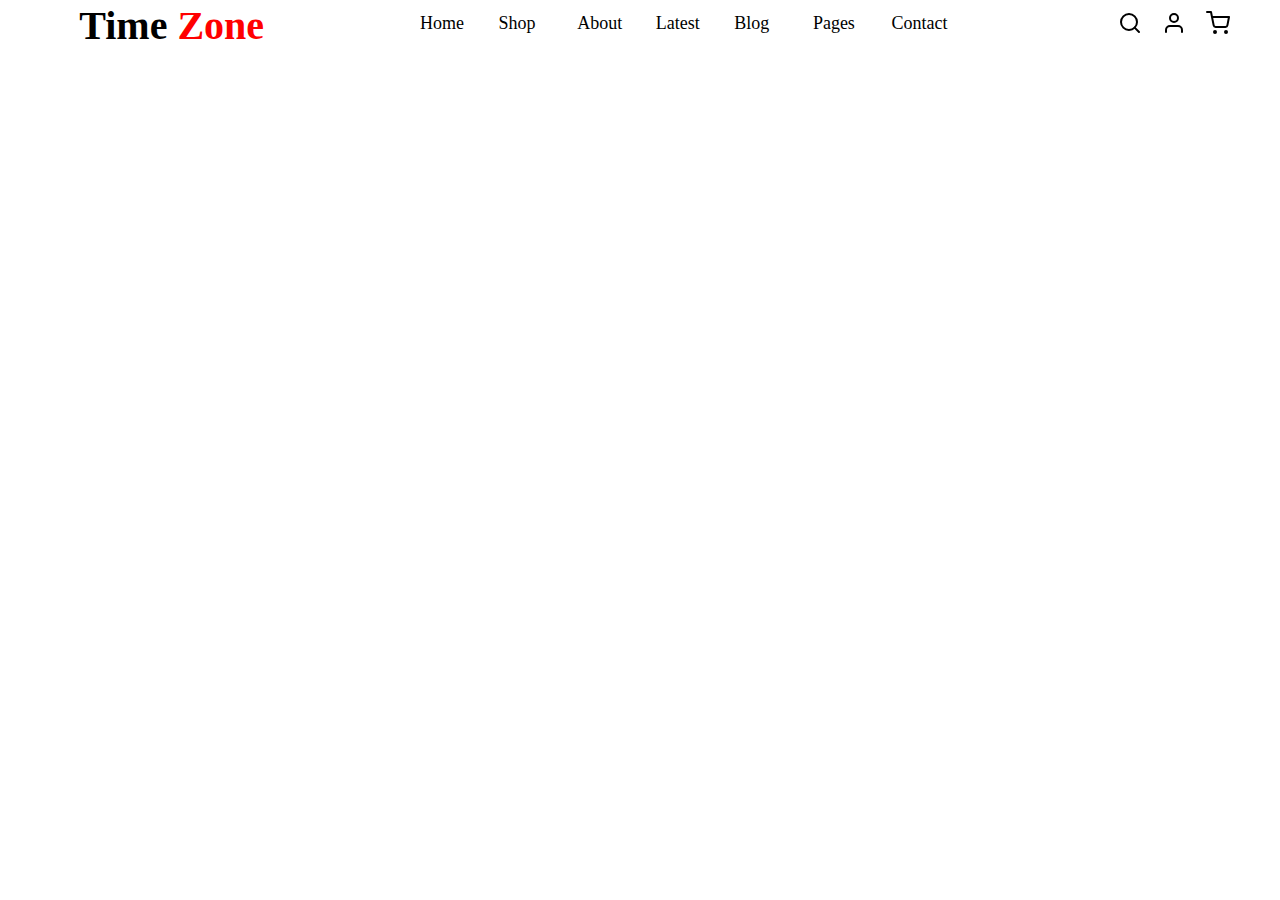
<file: colorlib/index.html>
<!DOCTYPE html>
<html lang="en">
<head>
    <meta charset="UTF-8">
    <meta http-equiv="X-UA-Compatible" content="IE=edge">
    <meta name="viewport" content="width=device-width, initial-scale=1.0">
    <title>Document</title>
    <link rel="stylesheet" href="./scss/style.css">
</head>
<body>
    <header id="top">
        <nav class="navbar">
            <div class="left">
                <h3>time <span>zone</span> </h3>
            </div>
            
           <div class="center">
            <ul class="box">
                <li><a href="#">home</a> </li>
                <li><a href="#">shop</a> </li>
                <li><a href="#">about</a> </li>
                <li class="drop">
                    <a href="#"> latest</a>
                   
                    <ul class="down">
                        <li><a href="#">product list</a> </li>
                        <li><a href="#"> product details</a> </li>
                    </ul>
                </li>   
                <li><a href="#">blog</a> </li>
                <li><a href="#">pages</a> </li>
                <li><a href="#">contact</a> </li>
            </ul>
           </div>
           <div class="right">
            <a href="#"> <img class="icon" src="./img/icon/search (1).svg" alt=""></a>
            <a href="#"> <img class="icon" src="./img/icon/user.svg" alt=""></a>
            <a href="#"> <img class="icon" src="./img/icon/shopping-cart.svg" alt=""></a>
           </div>
        </nav>
    </header>
</body>
</html>
</file>
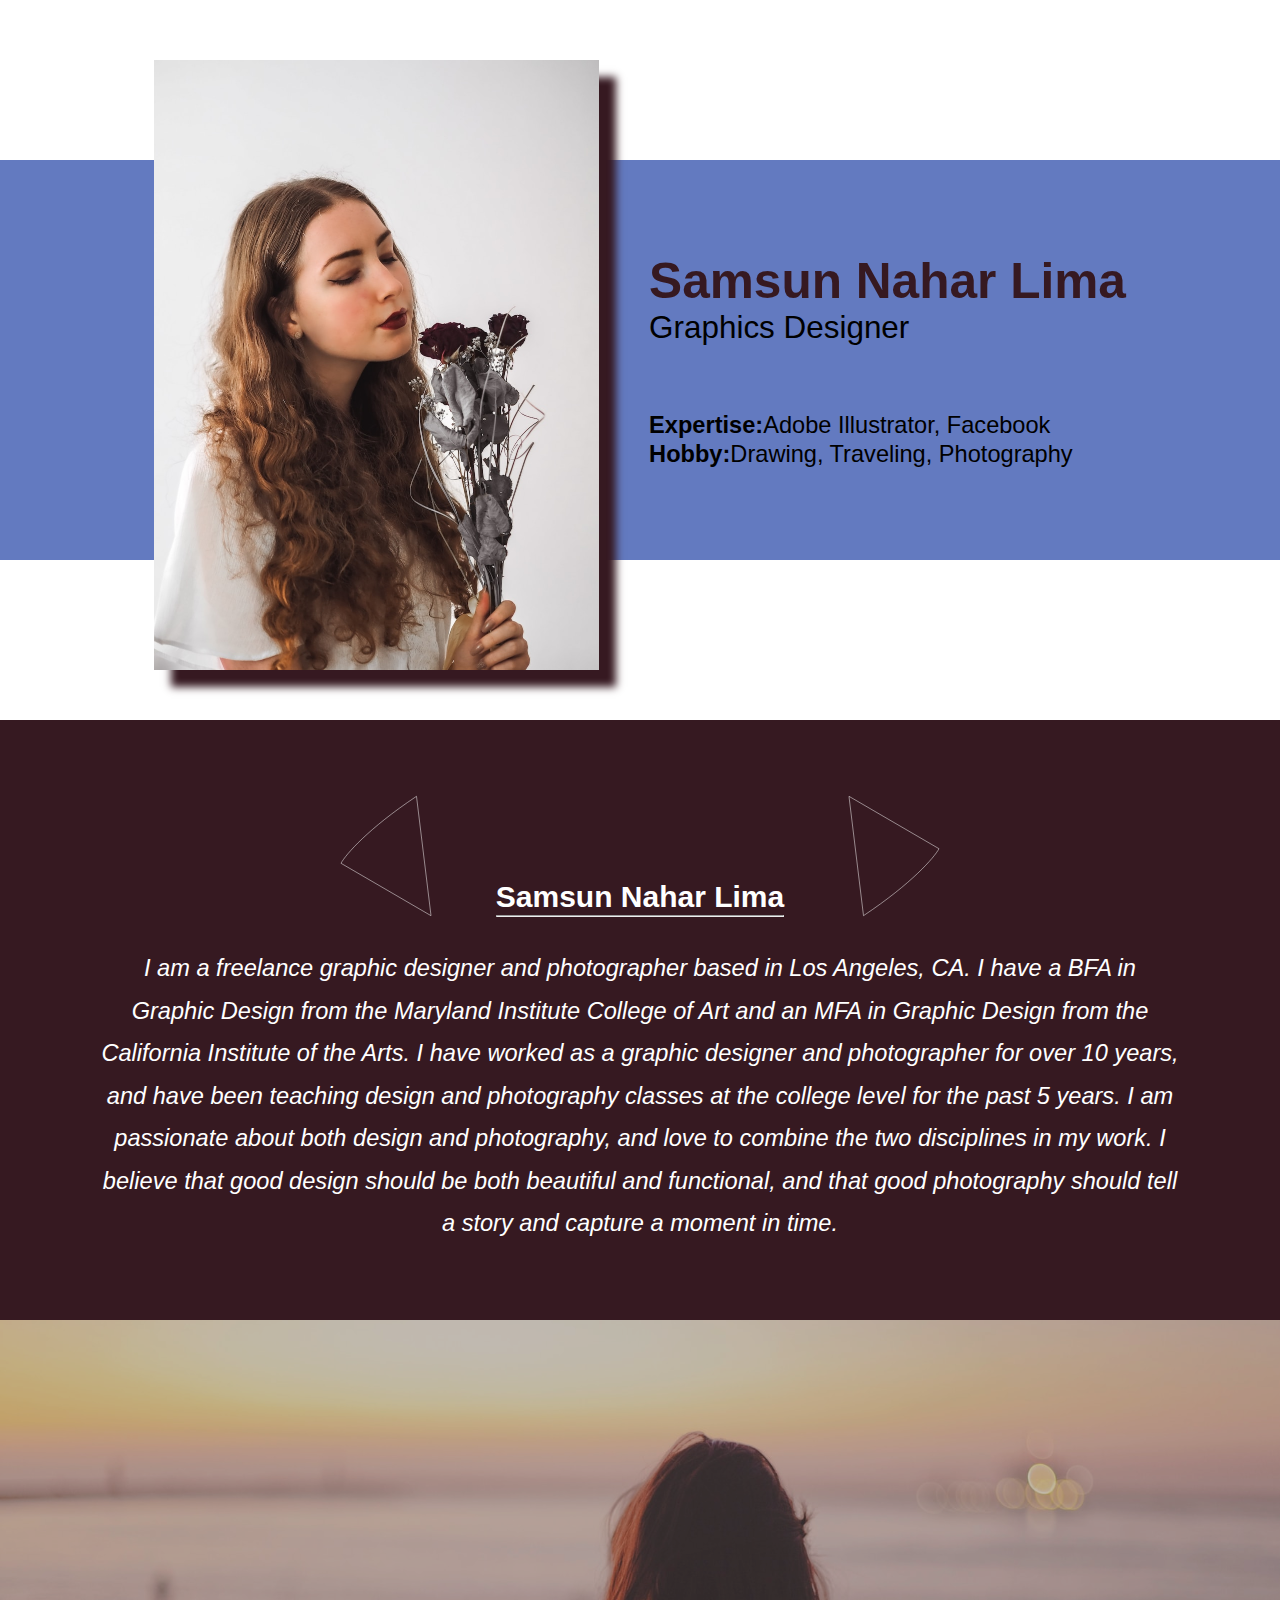
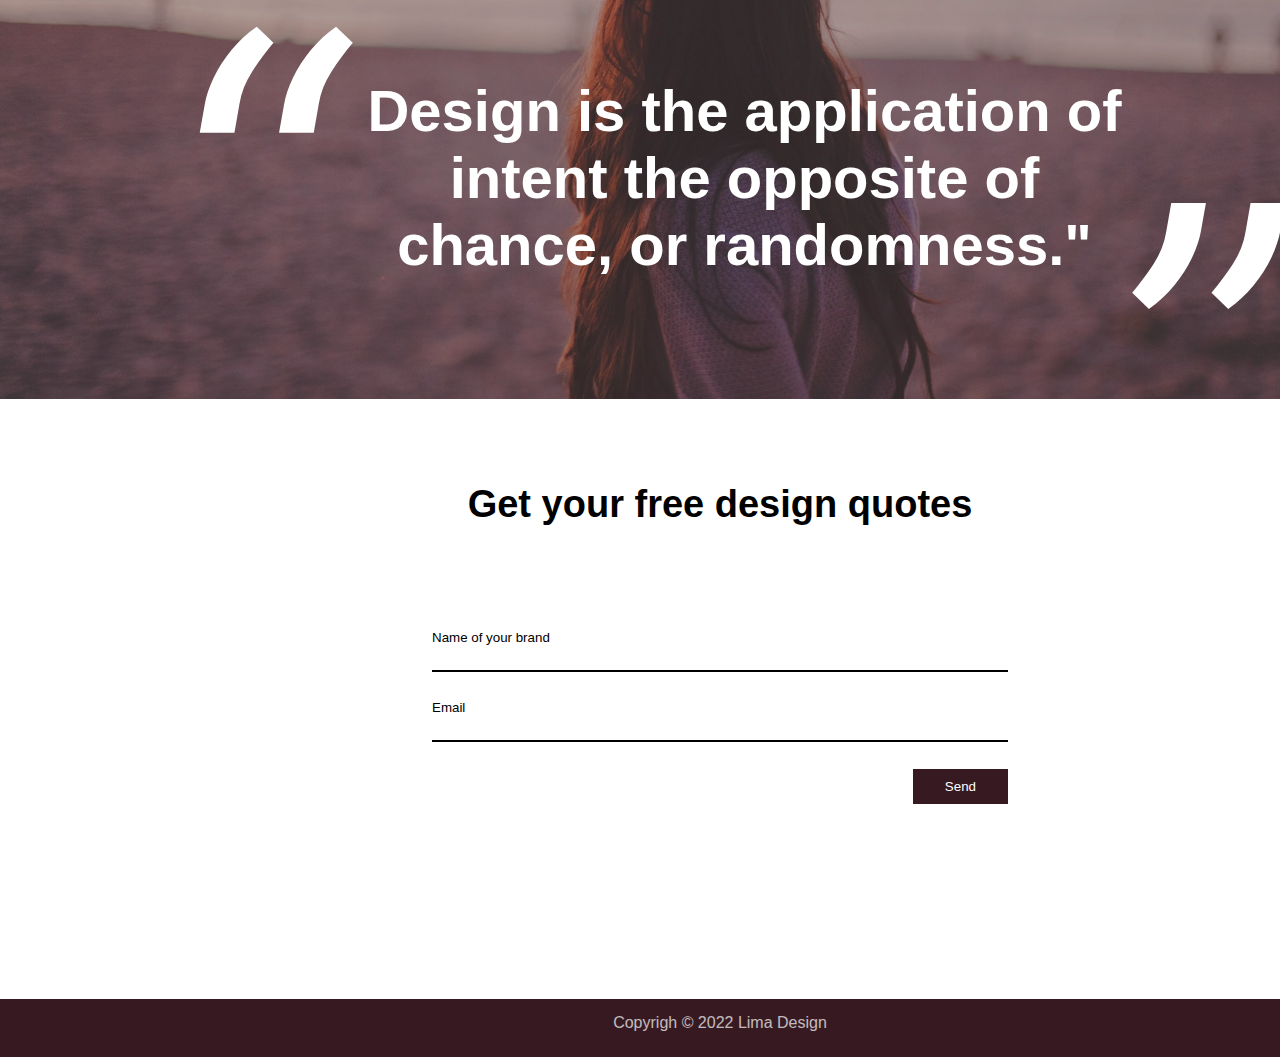
<file: T1/index.html>
<!DOCTYPE html>
<html lang="en">

<head>
    <meta charset="UTF-8">
    <meta http-equiv="X-UA-Compatible" content="IE=edge">
    <meta name="viewport" content="width=device-width, initial-scale=1.0">
    <title>Document</title>
    <link rel="preconnect" href="https://fonts.googleapis.com">
    <link rel="preconnect" href="https://fonts.gstatic.com" crossorigin>
    <link href="https: //fonts.googleapis.com/css2? ailə= İnter:wgh@100;400;700 & display=swap" rel="stylesheet">
    <link rel="stylesheet" href="./css/style.css">

</head>

<body>
    <main>
        <section id="user">
            <div class="img"></div>
            <div class="text">
                <div class="text--name">
                    <h1 class="user--name">Samsun Nahar Lima</h1>
                    <p class="graphics">Graphics Designer</p>
                </div>
                <div class="user--text">
                    <p class="text1"><span class="text2">Expertise:</span>Adobe Illustrator, Facebook</p>
                    <p class="text1"><span class="text2">Hobby:</span>Drawing, Traveling, Photography</p>
                </div>
            </div>
        </section>
        <section id="user2">
            <div class="photo">
                <img class="img2" src="./img/Vector 2.svg" alt="">
                <div class="txt">
                    <p>Samsun Nahar Lima</p>
                    <hr>
                </div>
                <img class="img3" src="./img/Vector 3.svg" alt="">
            </div>
            <p class="artikl">
                I am a freelance graphic designer and photographer based in Los Angeles, CA. I have a BFA
                in Graphic
                Design from the Maryland Institute College of Art and an MFA in Graphic Design from the California
                Institute of the Arts. I have worked as a graphic designer and photographer for over 10 years, and have
                been teaching design and photography classes at the college level for the past 5 years. I am passionate
                about both design and photography, and love to combine the two disciplines in my work. I believe that
                good design should be both beautiful and functional, and that good photography should tell a story and
                capture a moment in time.</p>
        </section>
        <section id="user3">
            <div class="img4">
                <div class="margin">
                    <img src="./img/“.svg" alt="" class="icon">
                    
                  
                </div>
                
                <div class="text">
                    <h1>Design is the application of intent
                        the opposite of chance, or randomness."</h1>
                </div>
                <div class="iconn">
                    <img src="./img/“ (1).svg" alt="" class="icon2">
                </div>
            </div>
        </section>

        <section id="footer">
            <div class="top">
                <h1>Get your free design quotes</h1>
            </div>
            <div class="login">
                <input type="text" name="" id="" class="name" placeholder="Name of your brand " >
            </div>
            <div class="login">
                <input type="email" name="" id="" class="name" placeholder="Email " required>
            </div>
            <div class="submit">
                <input type="submit" value="Send" class="buton"  required>
            </div>
        </section>

        <section id="left">
            <div class="box">
            <p>Copyrigh © 2022 Lima Design</p>
        </div>

        </section>
    </main>
</body>

</html>
</file>
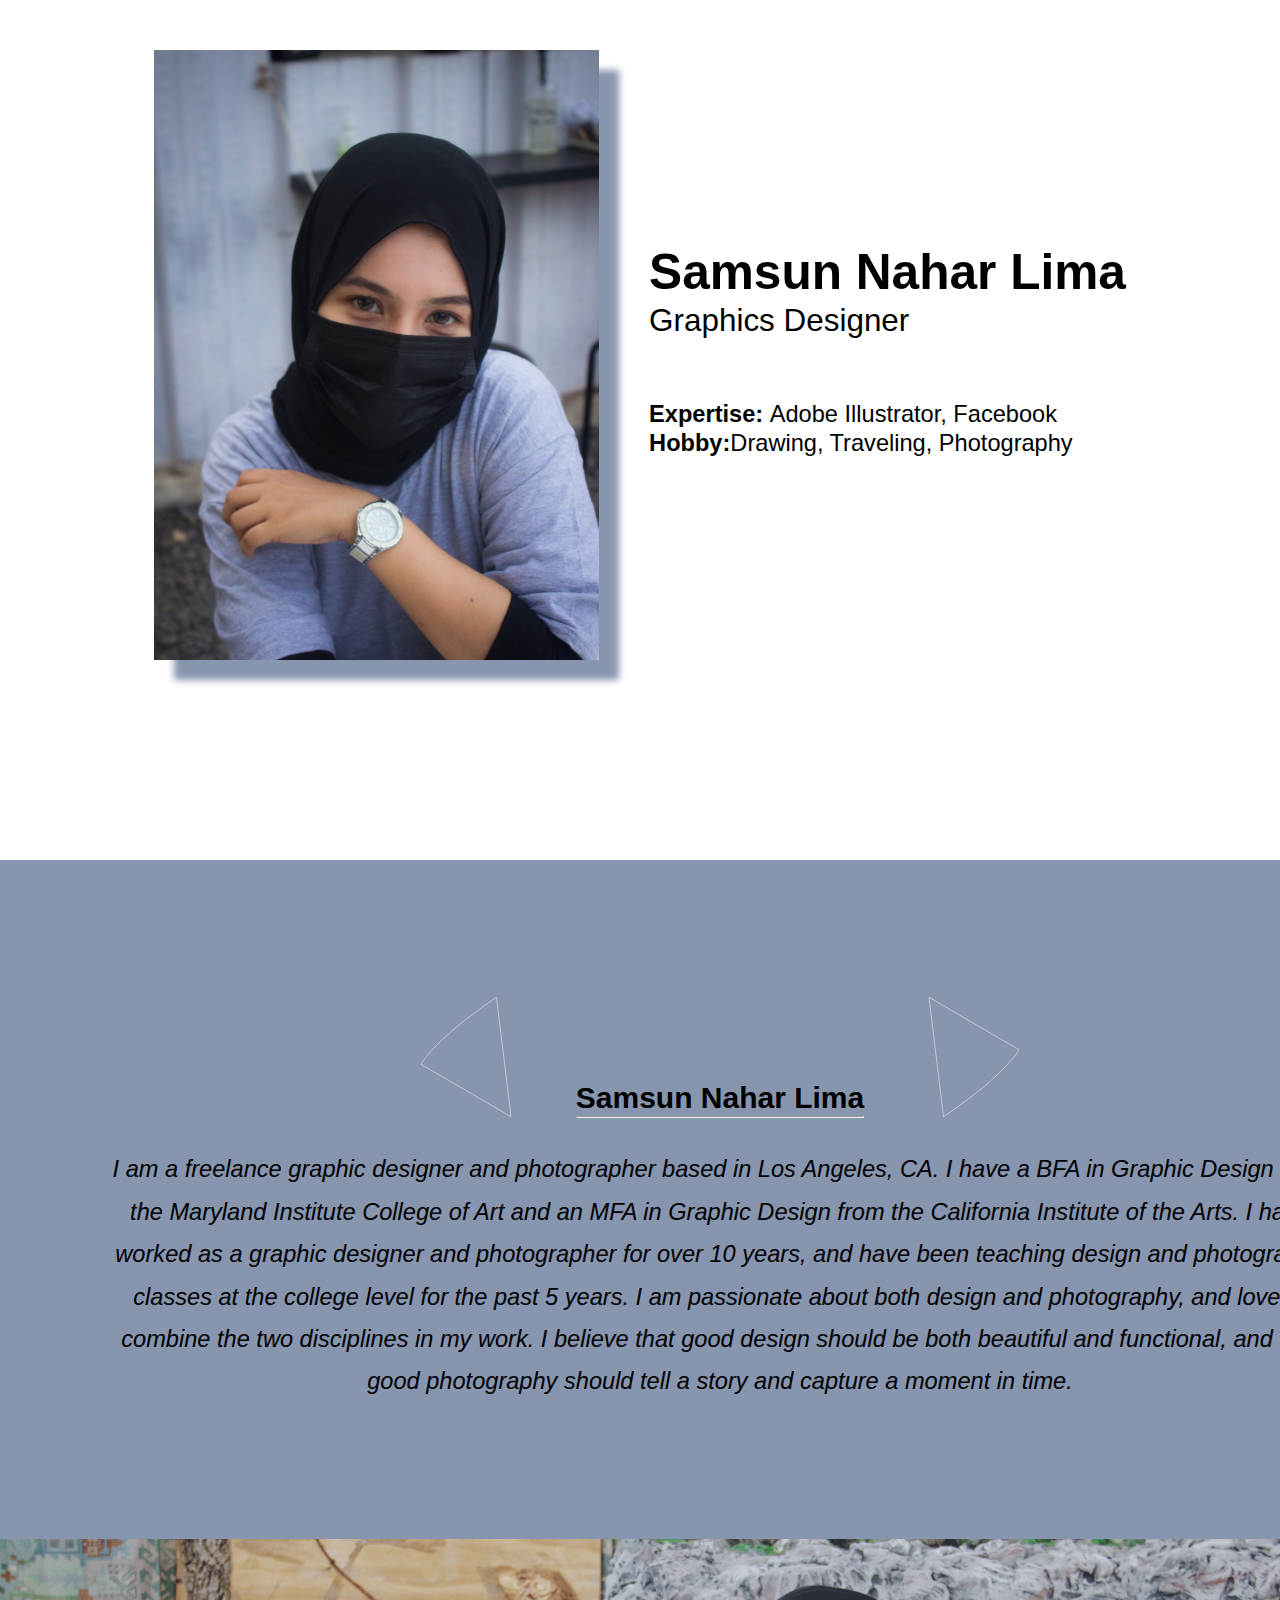
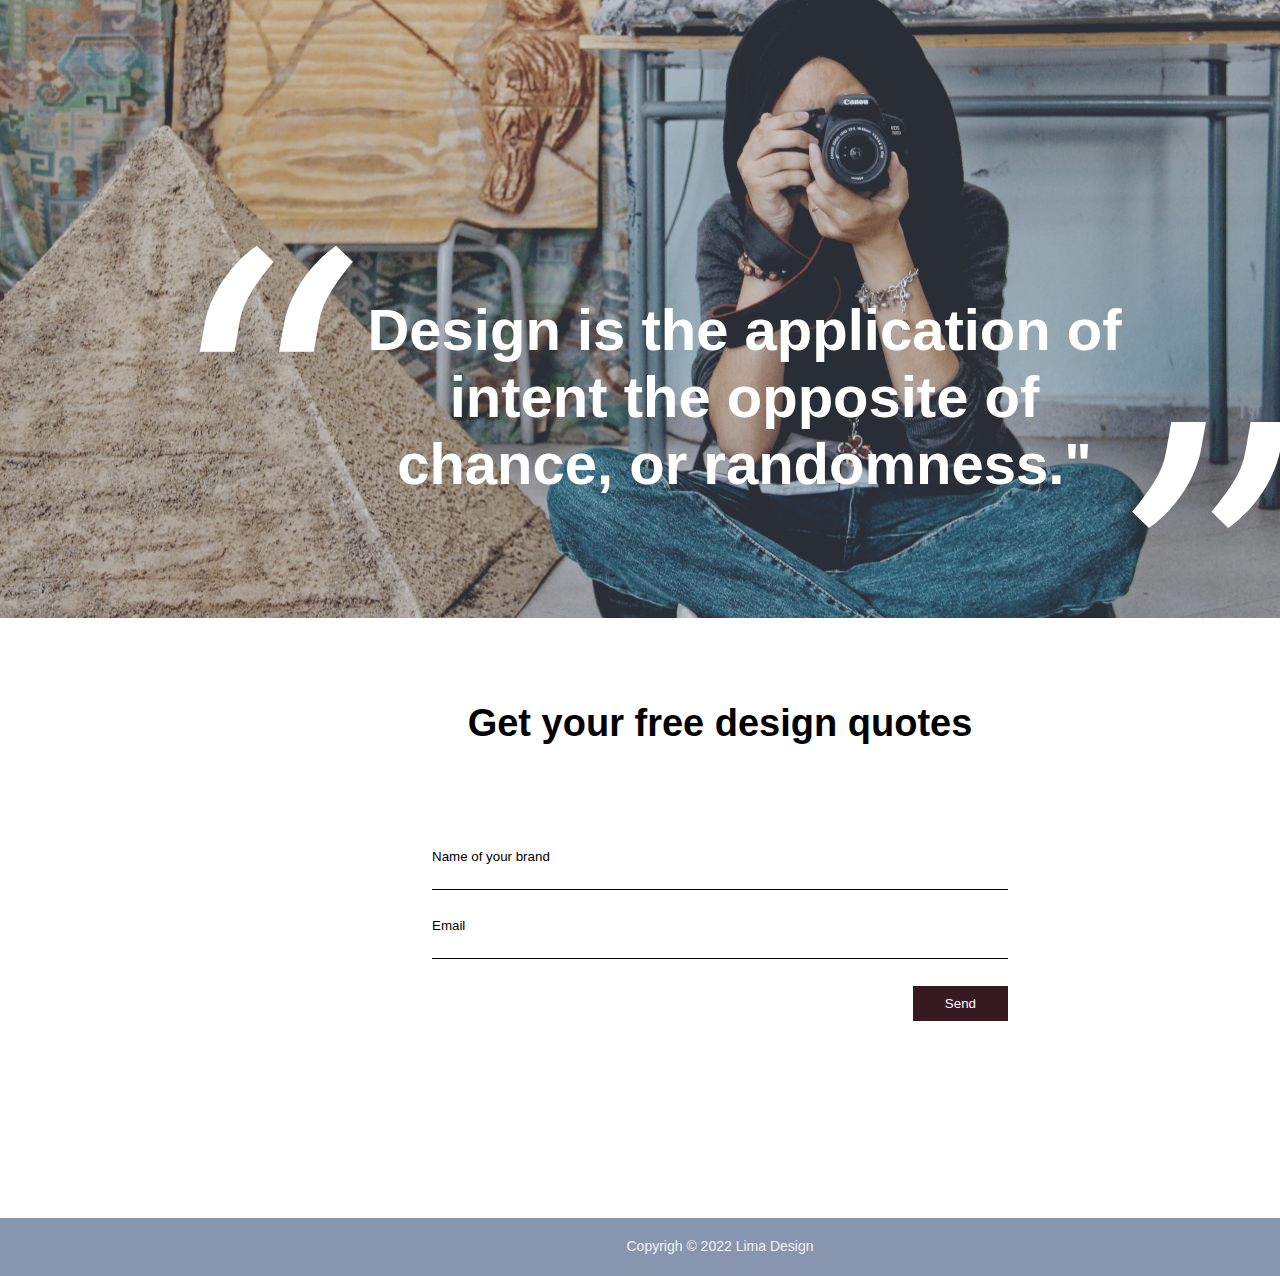
<file: T2/index.html>
<!DOCTYPE html>
<html lang="en">

<head>
    <meta charset="UTF-8">
    <meta http-equiv="X-UA-Compatible" content="IE=edge">
    <meta name="viewport" content="width=device-width, initial-scale=1.0">
    <title>Document</title>
    <link rel="preconnect" href="https://fonts.googleapis.com">
    <link rel="preconnect" href="https://fonts.gstatic.com" crossorigin>
    <link href="https: //fonts.googleapis.com/css2? ailə= İnter:wgh@100;400;700 & display=swap" rel="stylesheet">
    <link rel="stylesheet" href="./style2/style.css">
</head>

<body>
    <main>
        <section id="task">
            <div class="img"></div>
            <div class="text">
                <div class="text2">
                    <h1 class="h">Samsun Nahar Lima</h1>
                    <p class="p">Graphics Designer</p>
                </div>
                <div class="text3">
                    <p class="p1"><span class="s1">Expertise: </span>Adobe Illustrator, Facebook</p>
                    <p class="p1"> <span class="s1">Hobby:</span>Drawing, Traveling, Photography</p>
                </div>
            </div>
        </section>

        <section id="task2">
            <div class="as">
                <img class="img2" src="./photo/Vector 2.svg" alt="">
                <div class="txtt">
                    <p>Samsun Nahar Lima</p>
                    <hr>
                </div>
                <img class="img3" src="./photo/Vector 3.svg" alt="">
            </div>

            <p class="metn">I am a freelance graphic designer and photographer based in Los Angeles, CA. I have a BFA in
                Graphic
                Design from the Maryland Institute College of Art and an MFA in Graphic Design from the California
                Institute of the Arts. I have worked as a graphic designer and photographer for over 10 years, and have
                been teaching design and photography classes at the college level for the past 5 years. I am passionate
                about both design and photography, and love to combine the two disciplines in my work. I believe that
                good design should be both beautiful and functional, and that good photography should tell a story and
                capture a moment in time.</p>

        </section>

        <section id="main">
            <div class="image">
                <div class="margin">
                    <img src="./photo/“ (2).svg" alt="" class="pictur">
                </div>
                <div class="text">
                    <h1>Design is the application of intent
                        the opposite of chance, or randomness."</h1>
                </div>
                <div class="small">
                    <img src="./photo/“ (3).svg" alt="" class="icon">
                </div>
            </div>
        </section>

        <section id="footer">
            <div class="top">
                <h1>Get your free design quotes</h1>
            </div>
            <div class="login">
                <input type="text" name="" id="" class="name" placeholder="Name of your brand ">
            </div>
            <div class="login">
                <input type="email" name="" id="" class="name" placeholder="Email " required>
            </div>
            <div class="submit">
                <input type="submit" value="Send" class="buton" required>
            </div>
        </section>

        <section id="left">
            <div class="box">
                <p>Copyrigh © 2022 Lima Design</p>
            </div>

        </section>
    </main>
</body>

</html>
</file>
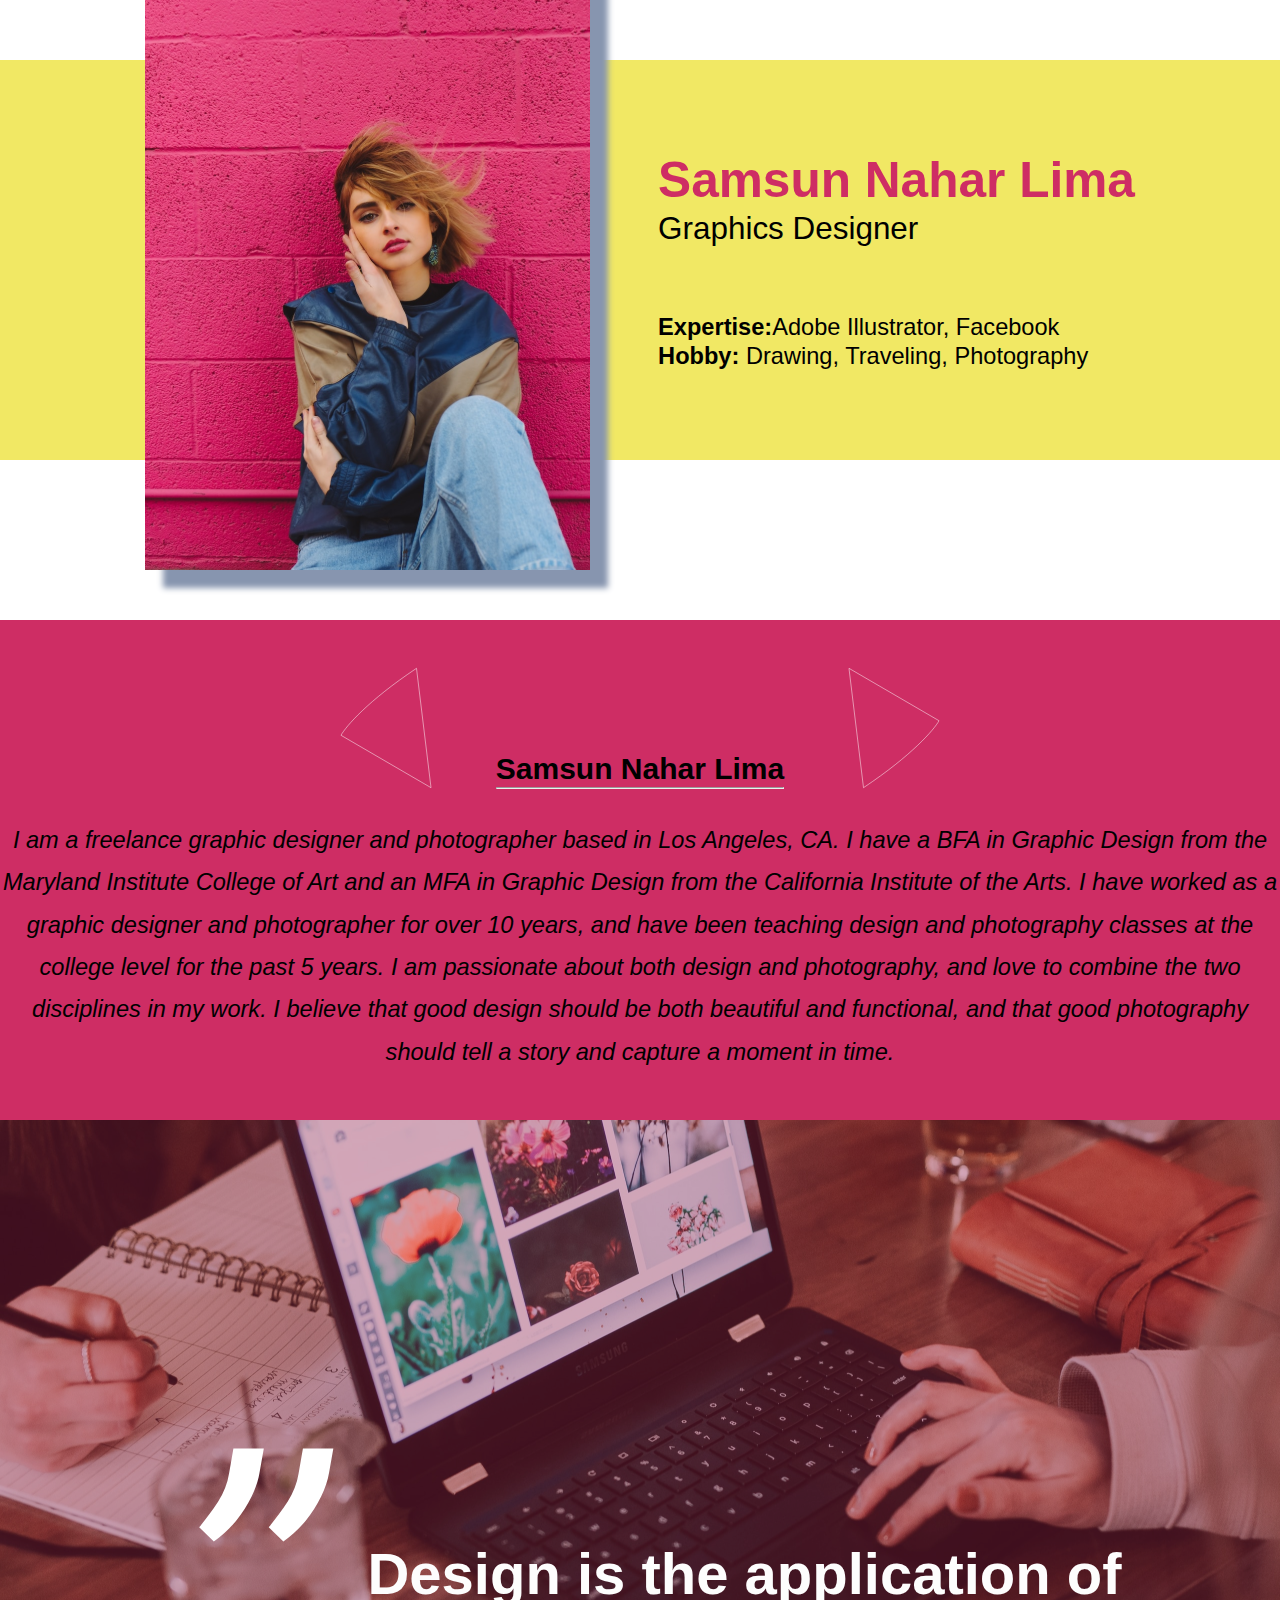
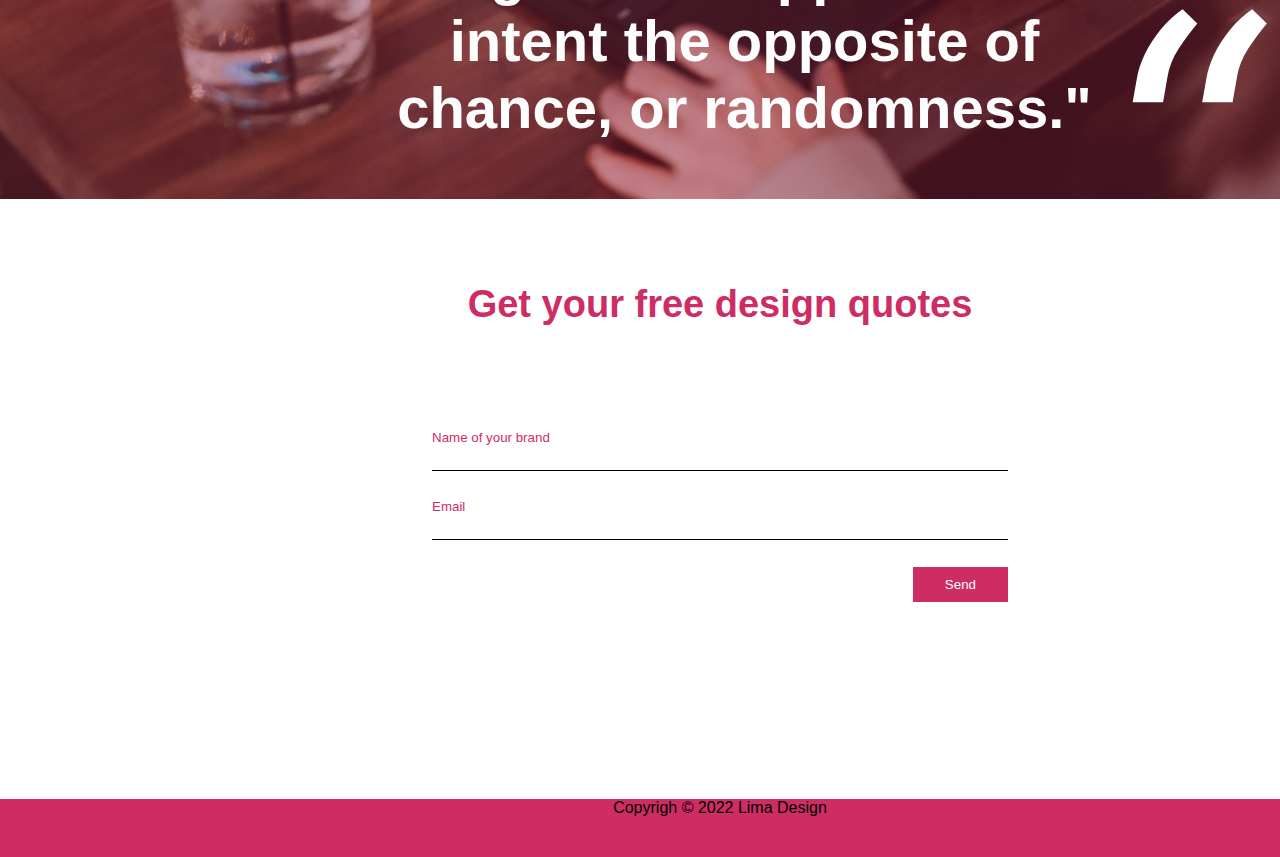
<file: T3/index.html>
<!DOCTYPE html>
<html lang="en">

<head>
    <meta charset="UTF-8">
    <meta http-equiv="X-UA-Compatible" content="IE=edge">
    <meta name="viewport" content="width=device-width, initial-scale=1.0">
    <title>Document</title>
    <link rel="preconnect" href="https://fonts.googleapis.com">
    <link rel="preconnect" href="https://fonts.gstatic.com" crossorigin>
    <link href="https: //fonts.googleapis.com/css2? ailə= İnter:wgh@100;400;700 & display=swap" rel="stylesheet">
    <link rel="stylesheet" href="./css/style.css">
</head>

<body>
    <main>
        <section id="section">
            <div class="img"></div>
            <div class="main">
                <div class="height">
                    <h1 class="basliq">Samsun Nahar Lima</h1>
                    <p class="orta">Graphics Designer</p>
                </div>
                <div class="son">
                    <p class="p1"><span class="s1">Expertise:</span>Adobe Illustrator, Facebook</p>
                    <p class="p1"><span class="s1">Hobby:</span> Drawing, Traveling, Photography</p>
                </div>
            </div>
        </section>
        <section id="main2">
            <div class="bas">
                <img class="photo" src="./img/Vector 2.svg" alt="">
                <div class="texttt">
                    <p class="p">Samsun Nahar Lima</p>
                    <hr>
                </div>
                <img class="photo2" src="./img/Vector 3.svg" alt="">
            </div>
            <p class="metnn"> I am a freelance graphic designer and photographer based in Los Angeles, CA. I have a BFA
                in Graphic
                Design from the Maryland Institute College of Art and an MFA in Graphic Design from the California
                Institute of the Arts. I have worked as a graphic designer and photographer for over 10 years, and have
                been teaching design and photography classes at the college level for the past 5 years. I am passionate
                about both design and photography, and love to combine the two disciplines in my work. I believe that
                good design should be both beautiful and functional, and that good photography should tell a story and
                capture a moment in time.
            </p>
        </section>

        <section id="main">
            <div class="imag">
                <div class="margin">
                    <img src="./img/“ (2).svg" alt="" class="pictur">
                </div>
                <div class="the">
                    <h1>Design is the application of intent
                        the opposite of chance, or randomness."</h1>
                </div>
                <div class="small">
                    <img src="./img/“ (3).svg" alt="" class="icon">
                </div>
            </div>
        </section>

        <section id="center">
            <div class="holder">
                <h1 class="sentr">Get your free design quotes</h1>
            </div>
            <div class="login">
                <input type="text" name="" id="" class="name" placeholder="Name of your brand ">
            </div>
            <div class="login">
                <input type="email" name="" id="" class="name" placeholder="Email " required>
            </div>
            <div class="submit">
                <input type="submit" value="Send" class="buton" required>
            </div>
        </section>

        <section id="button">
            <div class="end">
                <p>Copyrigh © 2022 Lima Design</p>
            </div>

        </section>
    </main>
</body>

</html>
</file>
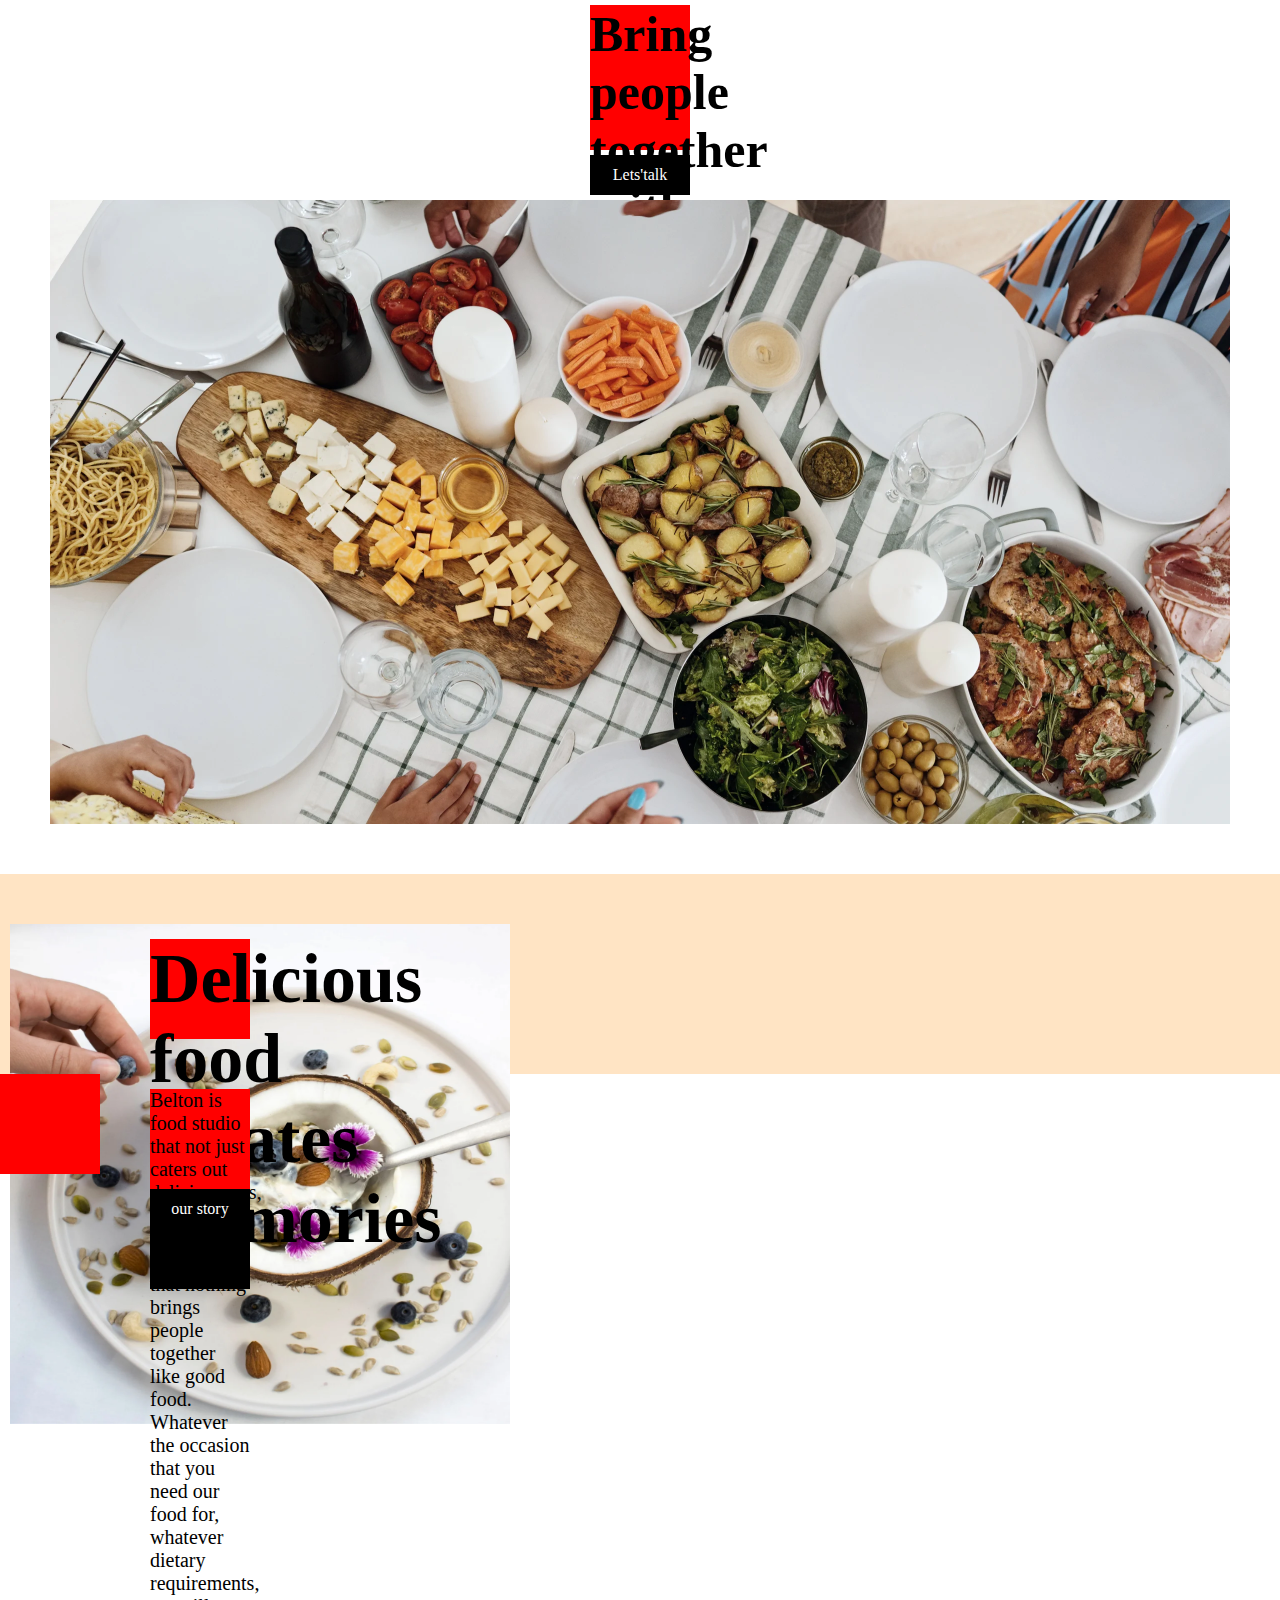
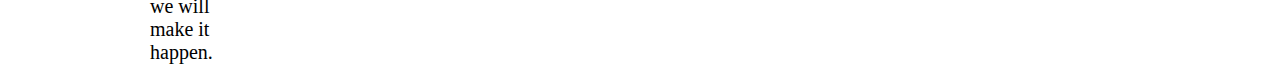
<file: T4/index.html>
<!DOCTYPE html>
<html lang="en">

<head>
    <meta charset="UTF-8">
    <meta http-equiv="X-UA-Compatible" content="IE=edge">
    <meta name="viewport" content="width=device-width, initial-scale=1.0">
    <title>Document</title>
    <link rel="stylesheet" href="./style/style.css">
</head>

<body>
    <main>
        <section id="main">
            <div class="text">
                <div class="text2">
                    <h1>Bring people together with great food
                    </h1>
                </div>
                <div class="button">
                    <a href="#">Lets'talk</a>
                </div>
            </div>
        </section>
        <section id="main2">
            <div class="img"></div>
        </section>
        <section id="main3">
            <div class="relative">
                <div class="img2"> <img src="../T4/img/img-mjWRq1QRJatKaoK1.webp" alt=""></div>
                <div class="text3">
                    <div class="ttext"> <b>Delicious food creates memories</b> </div>
                    <div class="ttext1">Belton is food studio that not just caters out deliciousness, but lives by the
                        philosophy that
                        nothing brings people together like good food. Whatever the occasion that you need our food for,
                        whatever dietary requirements, we will make it happen.
                    </div>
                    <div class="button2">
                        <a href="#">our story</a>
                    </div>
                </div>
            </div>

        </section>
    </main>
    <div></div>
</body>

</html>
</file>
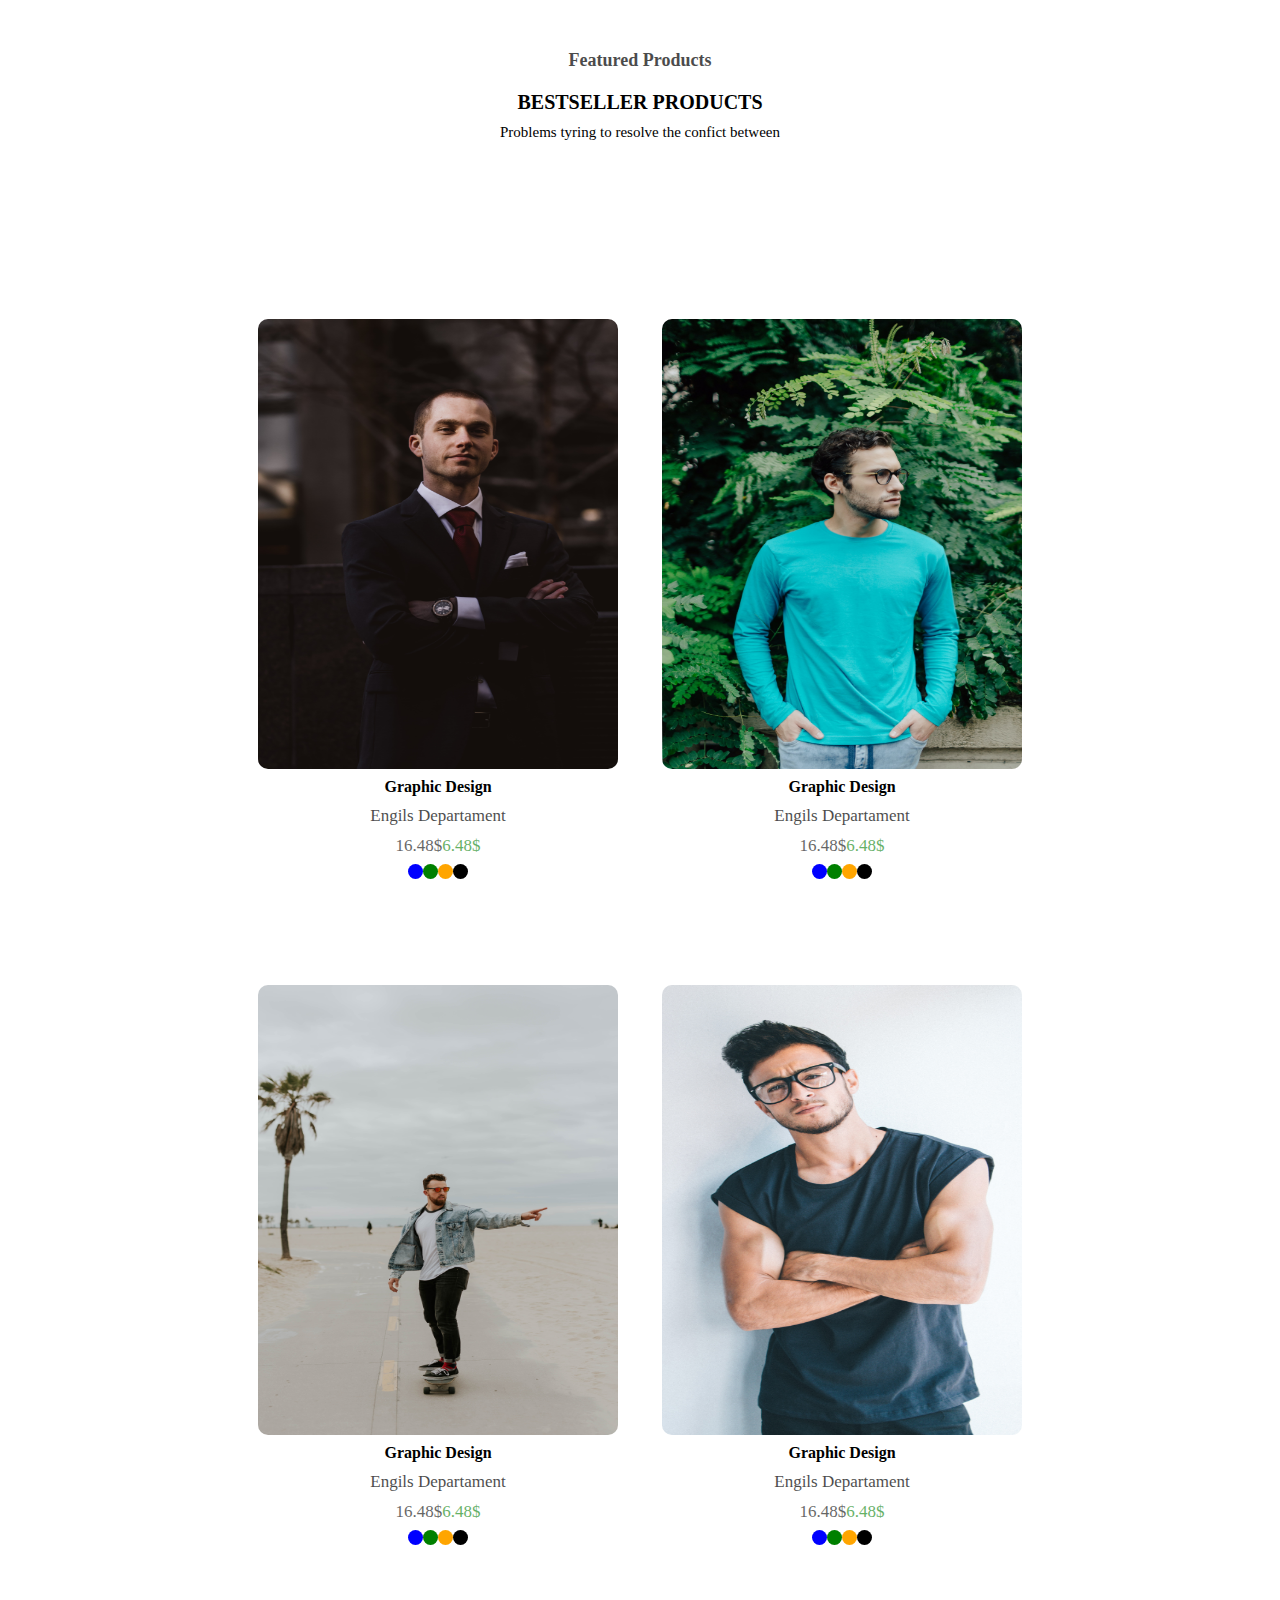
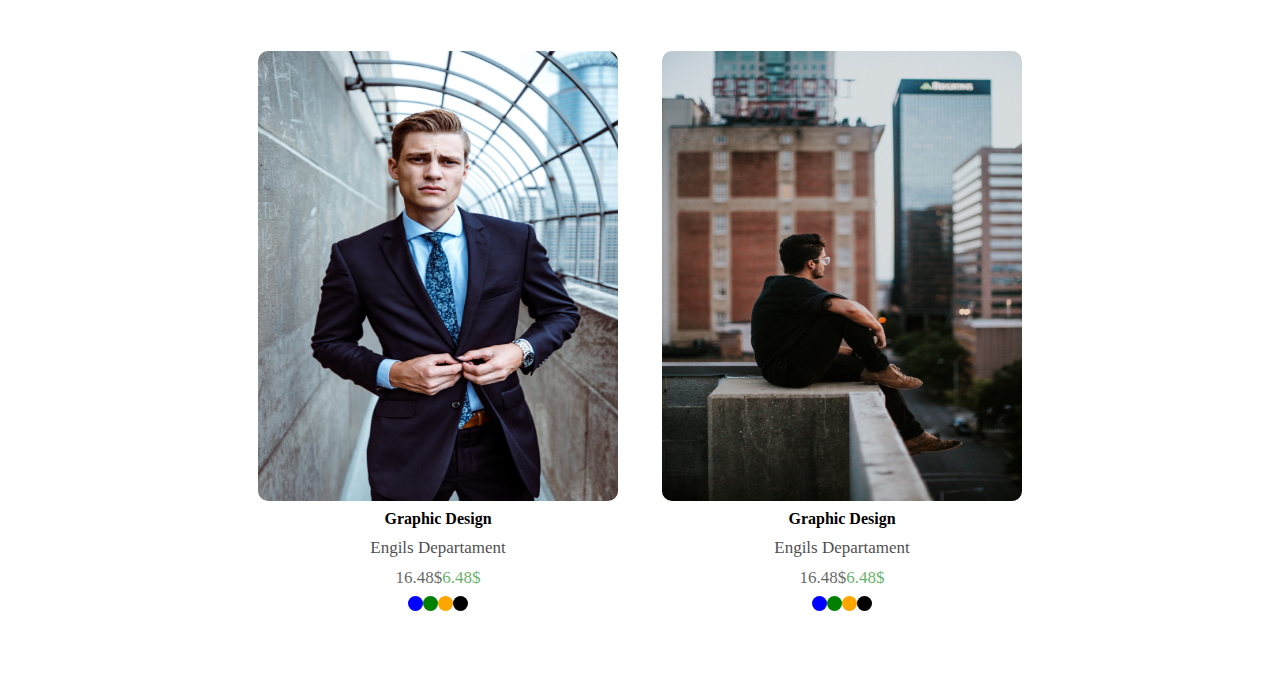
<file: T6/index.html>
<!DOCTYPE html>
<html lang="en">

<head>
    <meta charset="UTF-8">
    <meta http-equiv="X-UA-Compatible" content="IE=edge">
    <meta name="viewport" content="width=device-width, initial-scale=1.0">
    <title>Document</title>
    <link rel="stylesheet" href="./scss/main.css">
</head>

<body>
    <main>
        <div class="header">
            <h6>Featured Products</h6>
            <h3>BESTSELLER PRODUCTS</h3>
            <p>Problems tyring to resolve the confict between</p>
        </div>
        <section id="product">
            <div class="conteiner">
                <div class="kart">
                    <div class="kartphoto">
                        <img class="kart--photo" src="./img/ali-morshedlou-WMD64tMfc4k-unsplash.jpg" alt="">
                    </div>
                    <div class="kart__info">
                        <h4>Graphic Design</h4>
                        <p> Engils Departament</p>
                        <p class="text">16.48$<span class="prise">6.48$</span></p>
                    </div>
                    <div class="color">
                        <div class="blue"></div>
                        <div class="green"></div>
                        <div class="orange"></div>
                        <div class="black"></div>
                    </div>
                </div>
                <div class="kart">
                    <div class="kartphoto">
                        <img class="kart--photo" src="./img/bewakoof-com-official-_iKNFEIVthQ-unsplash.jpg" alt="">
                    </div>
                    <div class="kart__info">
                        <h4>Graphic Design</h4>
                        <p> Engils Departament</p>
                        <p class="text">16.48$<span class="prise">6.48$</span></p>
                    </div>
                    <div class="color">
                        <div class="blue"></div>
                        <div class="green"></div>
                        <div class="orange"></div>
                        <div class="black"></div>
                    </div>
                </div>
                <div class="kart">
                    <div class="kartphoto">
                        <img class="kart--photo" src="./img/brooke-cagle-Ss3wTFJPAVY-unsplash.jpg" alt="">
                    </div>
                    <div class="kart__info">
                        <h4>Graphic Design</h4>
                        <p> Engils Departament</p>
                        <p class="text">16.48$<span class="prise">6.48$</span></p>
                    </div>
                    <div class="color">
                        <div class="blue"></div>
                        <div class="green"></div>
                        <div class="orange"></div>
                        <div class="black"></div>
                    </div>
                </div>
                <div class="kart">
                    <div class="kartphoto">
                        <img class="kart--photo" src="./img/mubariz-mehdizadeh-Py8F6-hRn5o-unsplash.jpg" alt="">
                    </div>
                    <div class="kart__info">
                        <h4>Graphic Design</h4>
                        <p> Engils Departament</p>
                        <p class="text">16.48$<span class="prise">6.48$</span></p>
                    </div>
                    <div class="color">
                        <div class="blue"></div>
                        <div class="green"></div>
                        <div class="orange"></div>
                        <div class="black"></div>
                    </div>
                </div>
                <div class="kart">
                    <div class="kartphoto">
                        <img class="kart--photo" src="./img/gregory-hayes-h5cd51KXmRQ-unsplash.jpg" alt="">
                    </div>
                    <div class="kart__info">
                        <h4>Graphic Design</h4>
                        <p> Engils Departament</p>
                        <p class="text">16.48$<span class="prise">6.48$</span></p>
                    </div>
                    <div class="color">
                        <div class="blue"></div>
                        <div class="green"></div>
                        <div class="orange"></div>
                        <div class="black"></div>
                    </div>
                </div>
                <div class="kart">
                    <div class="kartphoto">
                        <img class="kart--photo" src="./img/hannah-busing-vGHMXnD5A0I-unsplash.jpg" alt="">
                    </div>
                    <div class="kart__info">
                        <h4>Graphic Design</h4>
                        <p> Engils Departament</p>
                        <p class="text">16.48$<span class="prise">6.48$</span></p>
                    </div>
                    <div class="color">
                        <div class="blue"></div>
                        <div class="green"></div>
                        <div class="orange"></div>
                        <div class="black"></div>
                    </div>
                </div>





            </div>




        </section>

    </main>
</body>

</html>
</file>
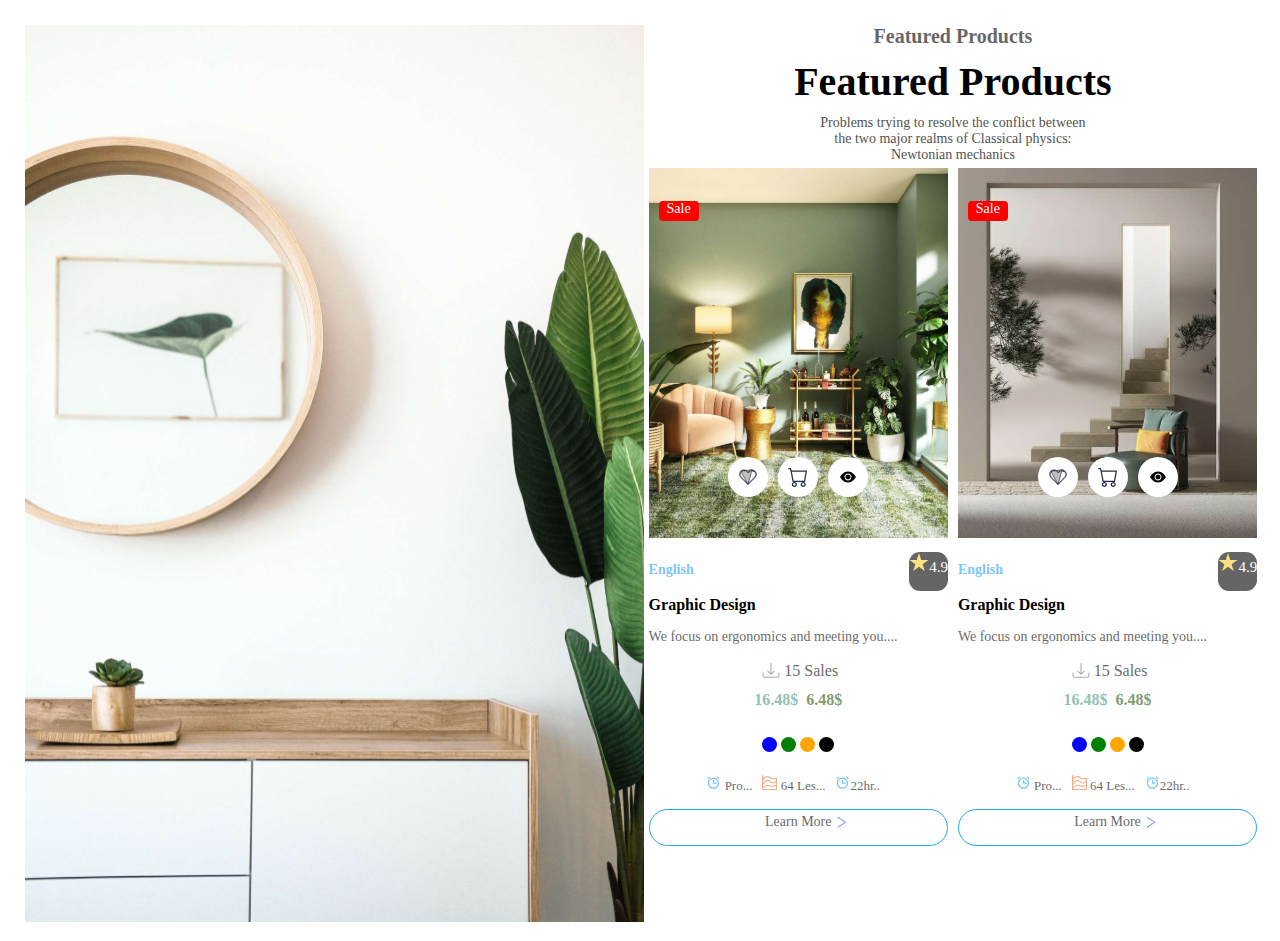
<file: mobil/task1/index.html>
<!DOCTYPE html>
<html lang="en">

<head>
    <meta charset="UTF-8">
    <meta http-equiv="X-UA-Compatible" content="IE=edge">
    <meta name="viewport" content="width=device-width, initial-scale=1.0">
    <title>Document</title>
    <link rel="stylesheet" href="./scss/main.css">
</head>

<body>
    <main>
        <section id="main">
            <div class="conteiner">
                <div class="left">
                    <img src="./photo/img/col-md-5.svg" alt="">
                </div>
                <div class="right">
                    <div>
                        <h4 class="header">Featured Products</h4>
                        <h2 class="main">Featured Products</h2>
                        <p class="footer">Problems trying to resolve the conflict between
                            the two major realms of Classical physics:
                            Newtonian mechanics </p>
                    </div>
                    <div class="top">
                        <div class="card">
                            <div class="card--box">
                                <img src="./photo/img/unsplash_TKFskJy8PQ8.svg" alt="">
                                <a class="lens" href="#">Sale</a>
                                <div class="iconn">
                                    <img class="icon" src="./photo/icon/icn favorite.svg" alt="">
                                    <img class="icon" src="./photo/icon/icn favorite (2).svg" alt="">
                                    <img class="icon" src="./photo/icon/icn favorite (1).svg" alt="">
                                </div>
                            </div>
                            <div class="text">
                                <div class="launge">
                                    <p class="english">English </p>
                                    <p class="ulduz"> <img class="star" src="./photo/icon/icon emojione-starulduz.svg"
                                            alt="">4.9</p>
                                </div>
                                <h5>Graphic Design</h5>
                                <p>We focus on ergonomics
                                    and meeting you....</p>
                                <a class="frame" href="#"><img src="./photo/icon/Frame.svg" alt=""> 15 Sales</a>
                                <div class="price">
                                    <h3 class="pul">16.48$</h3>
                                    <h4 class="dollar">6.48$</h4>
                                </div>
                                <div class="color">
                                    <div class="blue"></div>
                                    <div class="green"></div>
                                    <div class="orange"></div>
                                    <div class="black"></div>
                                </div>
                                <div class="pages">
                                    <p class="tarix"> <img class="saat" src="./photo/icon/icon cool-icon-1saat.svg"
                                            alt=""> Pro...</p>
                                    <p class="tarix"> <img class="saat" src="./photo/icon/Vectordalga.svg" alt=""> 64
                                        Les...</p>
                                    <p class="tarix"> <img class="saat" src="./photo/icon/icon cool-icon-1saat.svg"
                                            alt="">22hr..</p>
                                </div>
                                <div class="son">
                                    <p class="learn">Learn More</p>
                                </div>
                            </div>
                        </div>
                        <div class="card">
                            <div class="card--box">
                                <img src="./photo/img/unsplash_5MG8cQbw-T8 (1).svg" alt="">
                                <a class="lens" href="#">Sale</a>
                                <div class="iconn">
                                    <img class="icon" src="./photo/icon/icn favorite.svg" alt="">
                                    <img class="icon" src="./photo/icon/icn favorite (2).svg" alt="">
                                    <img class="icon" src="./photo/icon/icn favorite (1).svg" alt="">
                                </div>
                            </div>
                            <div class="text">
                                <div class="launge">
                                    <p class="english">English </p>
                                    <p class="ulduz"> <img class="star" src="./photo/icon/icon emojione-starulduz.svg"
                                            alt="">4.9</p>
                                </div>
                                <h5>Graphic Design</h5>
                                <p>We focus on ergonomics
                                    and meeting you....</p>
                                <a class="frame" href="#"><img src="./photo/icon/Frame.svg" alt=""> 15 Sales</a>
                                <div class="price">
                                    <h3 class="pul">16.48$</h3>
                                    <h4 class="dollar">6.48$</h4>
                                </div>
                                <div class="color">
                                    <div class="blue"></div>
                                    <div class="green"></div>
                                    <div class="orange"></div>
                                    <div class="black"></div>
                                </div>
                                <div class="pages">
                                    <p class="tarix"> <img class="saat" src="./photo/icon/icon cool-icon-1saat.svg"
                                            alt=""> Pro...</p>
                                    <p class="tarix"> <img class="saat" src="./photo/icon/Vectordalga.svg" alt=""> 64
                                        Les...</p>
                                    <p class="tarix"> <img class="saat" src="./photo/icon/icon cool-icon-1saat.svg"
                                            alt="">22hr..</p>
                                </div>
                                <div class="son">
                                    <p class="learn">Learn More</p>
                                </div>
                            </div>
                        </div>
                    </div>
                </div>
            </div>
            </div>
        </section>
    </main>
</body>

</html>
</file>
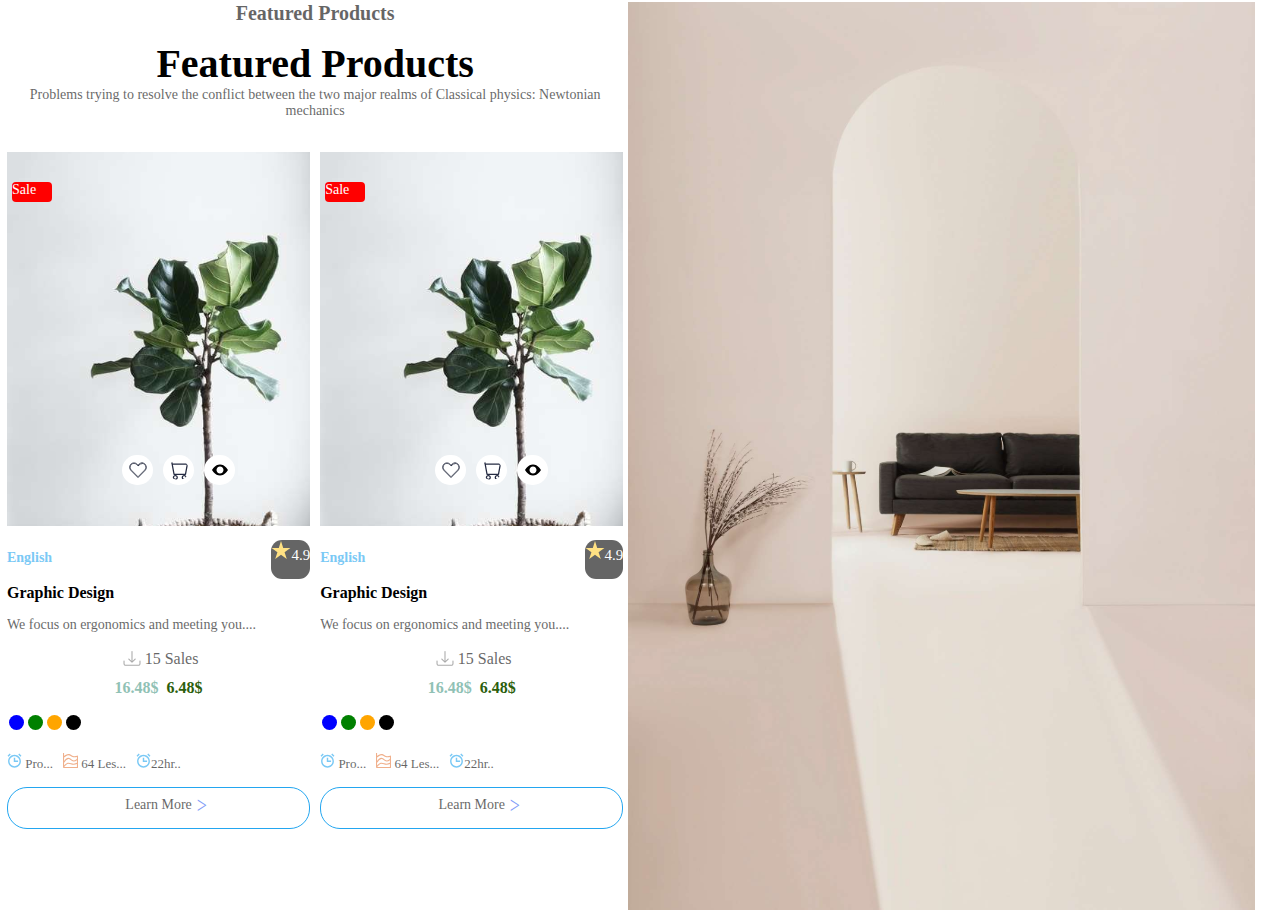
<file: mobil/task2/index.html>
<!DOCTYPE html>
<html lang="en">

<head>
    <meta charset="UTF-8">
    <meta http-equiv="X-UA-Compatible" content="IE=edge">
    <meta name="viewport" content="width=device-width, initial-scale=1.0">
    <title>Document</title>
    <link rel="stylesheet" href="./scss/main.css">
</head>

<body>
    <main>
        <section id="top">
            <div class="conteiner">
                <div class="left">
                    <div class="text">
                        <h4 class="featured">Featured Products</h4>
                        <h1 class="feat">Featured Products</h1>
                        <p class="pointer">Problems trying to resolve the conflict between
                            the two major realms of Classical physics:
                            Newtonian mechanics </p>
                    </div>
                    <div class="main">
                        <div class="photo">
                                <div class="lest">
                                    <img src="./photo/img/unsplash_DpphPG9ENsIphoto1 (1).svg" alt="">
                                    <a class="sale" href="">Sale</a>
                                    <div class="icon">
                                        <img class="bottom" src="./photo/icon/Vectorlike.svg" alt="">
                                        <img class="bottom" src="./photo/icon/Vectormagaza.svg" alt="">
                                        <img class="bottom" src="./photo/icon/Vectorhidden.svg" alt="">
                                    </div>
                                </div>
                                <div class="center">
                                    <div class="eng">
                                        <p class="dil">English</p>
                                        <p class="favori"><img class="star"
                                                src="./photo/icon/icon emojione-starulduz.svg" alt="">4.9</p>
                                    </div>
                                    <h5>Graphic Design</h5>
                                    <p>We focus on ergonomics
                                        and meeting you....</p>
                                    <a class="download" href="#"><img class="buton" src="./photo/icon/Framedownload.svg"
                                            alt=""> 15 Sales</a>
                                    <div class="box">
                                        <h3 class="layer">16.48$</h3>
                                        <h4 class="dollar">6.48$</h4>
                                    </div>
                                    <div class="color">
                                        <div class="blue"></div>
                                        <div class="green"></div>
                                        <div class="orange"></div>
                                        <div class="black"></div>
                                    </div>
                                    <div class="date">
                                        <p class="tarix"> <img class="saat" src="./photo/icon/coolicon.svg" alt="">
                                            Pro...</p>
                                        <p class="tarix"> <img class="saat" src="./photo/icon/Vector.svg" alt=""> 64
                                            Les...</p>
                                        <p class="tarix"> <img class="saat" src="./photo/icon/coolicon.svg"
                                                alt="">22hr..</p>
                                    </div>
                                    <div class="submit">
                                        <p class="lear">Learn More</p>
                                    </div>
                                </div>
                        </div>
                        <div class="photo">
                            <div class="lest">
                                <img src="./photo/img/unsplash_DpphPG9ENsIphoto1 (1).svg" alt="">
                                <a class="sale" href="">Sale</a>
                                <div class="icon">
                                    <img class="bottom" src="./photo/icon/Vectorlike.svg" alt="">
                                    <img class="bottom" src="./photo/icon/Vectormagaza.svg" alt="">
                                    <img class="bottom" src="./photo/icon/Vectorhidden.svg" alt="">
                                </div>
                            </div>
                                <div class="center">
                                    <div class="eng">
                                        <p class="dil">English</p>
                                        <p class="favori"><img class="star"
                                                src="./photo/icon/icon emojione-starulduz.svg" alt="">4.9</p>
                                    </div>
                                    <h5>Graphic Design</h5>
                                    <p>We focus on ergonomics
                                        and meeting you....</p>
                                    <a class="download" href="#"><img class="buton" src="./photo/icon/Framedownload.svg"
                                            alt=""> 15 Sales</a>
                                    <div class="box">
                                        <h3 class="layer">16.48$</h3>
                                        <h4 class="dollar">6.48$</h4>
                                    </div>
                                    <div class="color">
                                        <div class="blue"></div>
                                        <div class="green"></div>
                                        <div class="orange"></div>
                                        <div class="black"></div>
                                    </div>
                                    <div class="date">
                                        <p class="tarix"> <img class="saat" src="./photo/icon/coolicon.svg" alt="">
                                            Pro...</p>
                                        <p class="tarix"> <img class="saat" src="./photo/icon/Vector.svg" alt=""> 64
                                            Les...</p>
                                        <p class="tarix"> <img class="saat" src="./photo/icon/coolicon.svg"
                                                alt="">22hr..</p>
                                    </div>
                                    <div class="submit">
                                        <p class="lear">Learn More</p>
                                    </div>
                                </div>
                            
                        </div>
                    </div>

                </div>

                <div class="right">
                    <img class="footer" src="./photo/img/unsplash_Uxqlfigh6oEphoto3.svg" alt="">
                </div>
            </div>
        </section>
    </main>
</body>

</html>
</file>
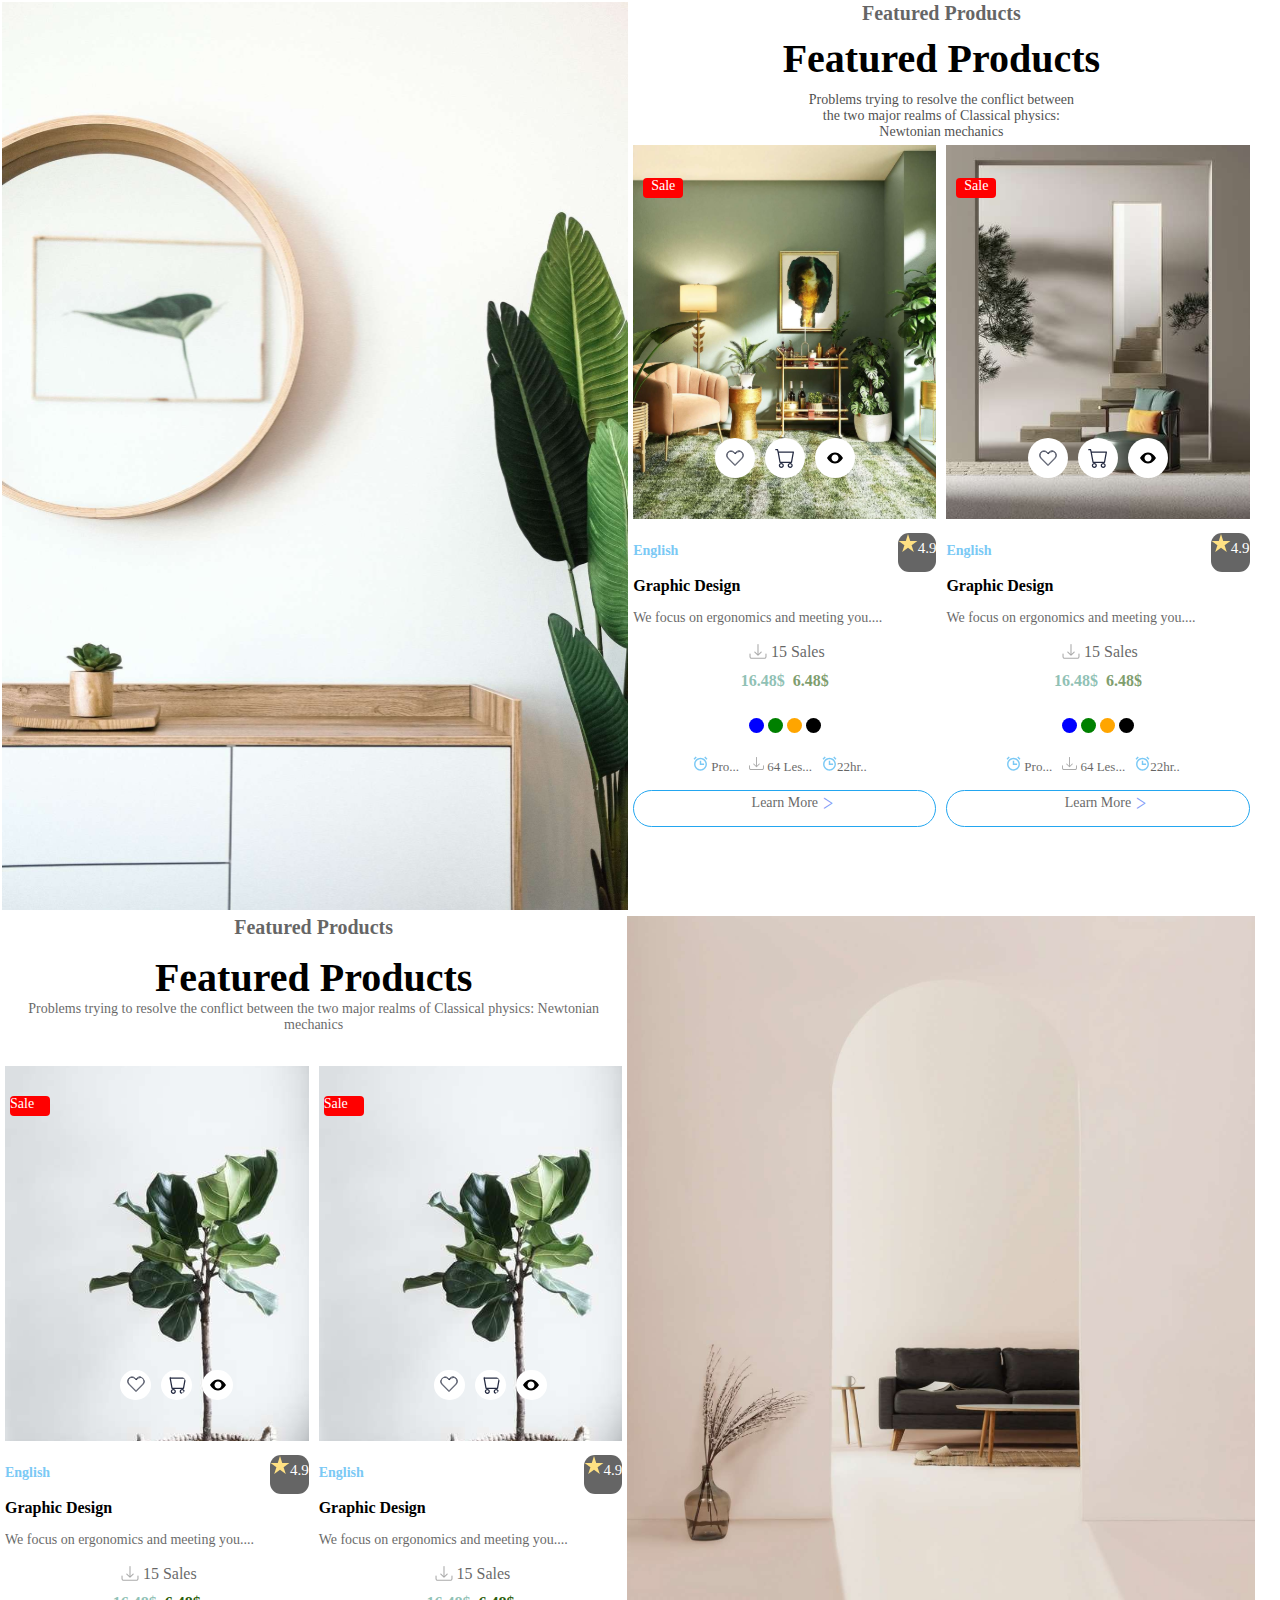
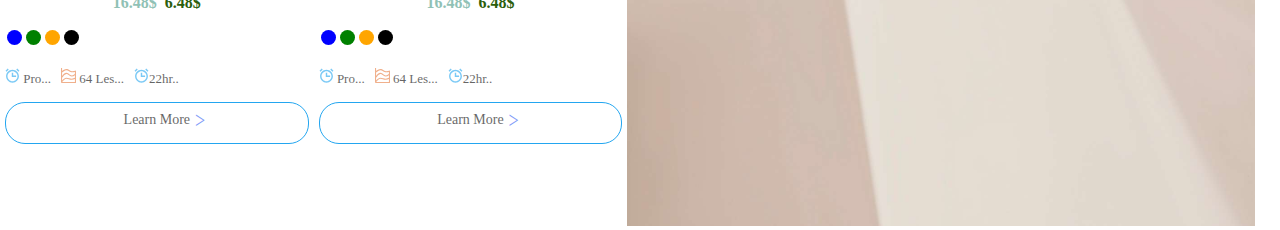
<file: mobil/task3/index.html>
<!DOCTYPE html>
<html lang="en">

<head>
    <meta charset="UTF-8">
    <meta http-equiv="X-UA-Compatible" content="IE=edge">
    <meta name="viewport" content="width=device-width, initial-scale=1.0">
    <title>Document</title>
    <link rel="stylesheet" href="./scss/main.css">
</head>

<body>
    <main>
        <section id="main">
            <div class="container">
                <div class="left">
                    <img src="./photo/img/col-md-5.svg" alt="">
                </div>
                <div class="right">
                    <div>
                        <h4 class="header">Featured Products</h4>
                        <h2 class="main">Featured Products</h2>
                        <p class="footer">Problems trying to resolve the conflict between
                            the two major realms of Classical physics:
                            Newtonian mechanics </p>
                    </div>
                    <div class="top">
                        <div class="card">
                            <div class="card--box">
                                <img src="./photo/img/unsplash_TKFskJy8PQ8.svg" alt="">
                                <a class="lens" href="#">Sale</a>
                                <div class="iconn">
                                    <img class="icon" src="./photo/icon/Vectorlike.svg" alt="">
                                    <img class="icon" src="./photo/icon/Vectormagaza.svg" alt="">
                                    <img class="icon" src="./photo/icon/Vectorhidden.svg" alt="">
                                </div>
                            </div>
                            <div class="text">
                                <div class="launge">
                                    <p class="english">English </p>
                                    <p class="ulduz"> <img class="star" src="./photo/icon/icon emojione-starulduz.svg" alt="">4.9</p>
                                </div>
                                <h5>Graphic Design</h5>
                                <p>We focus on ergonomics
                                    and meeting you....</p>
                                <a class="frame" href="#"><img src="./photo/icon/Framedownload.svg" alt=""> 15 Sales</a>
                                <div class="price">
                                    <h3 class="pul">16.48$</h3>
                                    <h4 class="dollar">6.48$</h4>
                                </div>
                                <div class="color">
                                    <div class="blue"></div>
                                    <div class="green"></div>
                                    <div class="orange"></div>
                                    <div class="black"></div>
                                </div>
                                <div class="pages">
                                    <p class="tarix"> <img class="saat" src="./photo/icon/coolicon.svg"
                                            alt=""> Pro...</p>
                                    <p class="tarix"> <img class="saat" src="./photo/icon/Framedownload.svg" alt=""> 64
                                        Les...</p>
                                    <p class="tarix"> <img class="saat" src="./photo/icon/coolicon.svg"
                                            alt="">22hr..</p>
                                </div>
                                <div class="son">
                                    <p class="learn">Learn More</p>
                                </div>
                            </div>
                        </div>
                        <div class="card">
                            <div class="card--box">
                                <img src="./photo/img/unsplash_5MG8cQbw-T8 (1).svg" alt="">
                                <a class="lens" href="#">Sale</a>
                                <div class="iconn">
                                    <img class="icon" src="./photo/icon/Vectorlike.svg" alt="">
                                    <img class="icon" src="./photo/icon/Vectormagaza.svg" alt="">
                                    <img class="icon" src="./photo/icon/Vectorhidden.svg" alt="">
                                </div>
                            </div>
                            <div class="text">
                                <div class="launge">
                                    <p class="english">English </p>
                                    <p class="ulduz"> <img class="star" src="./photo/icon/icon emojione-starulduz.svg"
                                            alt="">4.9</p>
                                </div>
                                <h5>Graphic Design</h5>
                                <p>We focus on ergonomics
                                    and meeting you....</p>
                                <a class="frame" href="#"><img src="./photo/icon/Framedownload.svg" alt=""> 15 Sales</a>
                                <div class="price">
                                    <h3 class="pul">16.48$</h3>
                                    <h4 class="dollar">6.48$</h4>
                                </div>
                                <div class="color">
                                    <div class="blue"></div>
                                    <div class="green"></div>
                                    <div class="orange"></div>
                                    <div class="black"></div>
                                </div>
                                <div class="pages">
                                    <p class="tarix"> <img class="saat" src="./photo/icon/coolicon.svg"
                                        alt=""> Pro...</p>
                                <p class="tarix"> <img class="saat" src="./photo/icon/Framedownload.svg" alt=""> 64
                                    Les...</p>
                                <p class="tarix"> <img class="saat" src="./photo/icon/coolicon.svg"
                                            alt="">22hr..</p>
                                </div>
                                <div class="son">
                                    <p class="learn">Learn More</p>
                                </div>
                            </div>
                        </div>
                    </div>
                </div>
            </div>
            </div>
        </section>
        <section id="top">
            <div class="conteiner">
                <div class="left">
                    <div class="text">
                        <h4 class="featured">Featured Products</h4>
                        <h1 class="feat">Featured Products</h1>
                        <p class="pointer">Problems trying to resolve the conflict between
                            the two major realms of Classical physics:
                            Newtonian mechanics </p>
                    </div>
                    <div class="main">
                        <div class="photo">
                            <div class="lest">
                                <img src="./photo/img/unsplash_DpphPG9ENsIphoto1 (1).svg" alt="">
                                <a class="sale" href="">Sale</a>
                                <div class="icon">
                                    <img class="bottom" src="./photo/icon/Vectorlike.svg" alt="">
                                    <img class="bottom" src="./photo/icon/Vectormagaza.svg" alt="">
                                    <img class="bottom" src="./photo/icon/Vectorhidden.svg" alt="">
                                </div>
                            </div>
                                <div class="center">
                                    <div class="eng">
                                        <p class="dil">English</p>
                                        <p class="favori"><img class="star"
                                                src="./photo/icon/icon emojione-starulduz.svg" alt="">4.9</p>
                                    </div>
                                    <h5>Graphic Design</h5>
                                    <p>We focus on ergonomics
                                        and meeting you....</p>
                                    <a class="download" href="#"><img class="buton" src="./photo/icon/Framedownload.svg"
                                            alt=""> 15 Sales</a>
                                    <div class="box">
                                        <h3 class="layer">16.48$</h3>
                                        <h4 class="dollar">6.48$</h4>
                                    </div>
                                    <div class="color">
                                        <div class="blue"></div>
                                        <div class="green"></div>
                                        <div class="orange"></div>
                                        <div class="black"></div>
                                    </div>
                                    <div class="date">
                                        <p class="tarix"> <img class="saat" src="./photo/icon/coolicon.svg" alt="">
                                            Pro...</p>
                                        <p class="tarix"> <img class="saat" src="./photo/icon/Vector.svg" alt=""> 64
                                            Les...</p>
                                        <p class="tarix"> <img class="saat" src="./photo/icon/coolicon.svg"
                                                alt="">22hr..</p>
                                    </div>
                                    <div class="submit">
                                        <p class="lear">Learn More</p>
                                    </div>
                                </div>
                        </div>
                        <div class="photo">
                            <div class="lest">
                                <img src="./photo/img/unsplash_DpphPG9ENsIphoto1 (1).svg" alt="">
                                <a class="sale" href="">Sale</a>
                                <div class="icon">
                                    <img class="bottom" src="./photo/icon/Vectorlike.svg" alt="">
                                    <img class="bottom" src="./photo/icon/Vectormagaza.svg" alt="">
                                    <img class="bottom" src="./photo/icon/Vectorhidden.svg" alt="">
                                </div>
                            </div>
                                <div class="center">
                                    <div class="eng">
                                        <p class="dil">English</p>
                                        <p class="favori"><img class="star"
                                                src="./photo/icon/icon emojione-starulduz.svg" alt="">4.9</p>
                                    </div>
                                    <h5>Graphic Design</h5>
                                    <p>We focus on ergonomics
                                        and meeting you....</p>
                                    <a class="download" href="#"><img class="buton" src="./photo/icon/Framedownload.svg"
                                            alt=""> 15 Sales</a>
                                    <div class="box">
                                        <h3 class="layer">16.48$</h3>
                                        <h4 class="dollar">6.48$</h4>
                                    </div>
                                    <div class="color">
                                        <div class="blue"></div>
                                        <div class="green"></div>
                                        <div class="orange"></div>
                                        <div class="black"></div>
                                    </div>
                                    <div class="date">
                                        <p class="tarix"> <img class="saat" src="./photo/icon/coolicon.svg" alt="">
                                            Pro...</p>
                                        <p class="tarix"> <img class="saat" src="./photo/icon/Vector.svg" alt=""> 64
                                            Les...</p>
                                        <p class="tarix"> <img class="saat" src="./photo/icon/coolicon.svg"
                                                alt="">22hr..</p>
                                    </div>
                                    <div class="submit">
                                        <p class="lear">Learn More</p>
                                    </div>
                                </div>
                        </div>
                    </div>

                </div>

                <div class="right">
                    <img class="footer" src="./photo/img/unsplash_Uxqlfigh6oEphoto3.svg" alt="">
                </div>
            </div>
        </section>
    </main>
</body>

</html>
</file>
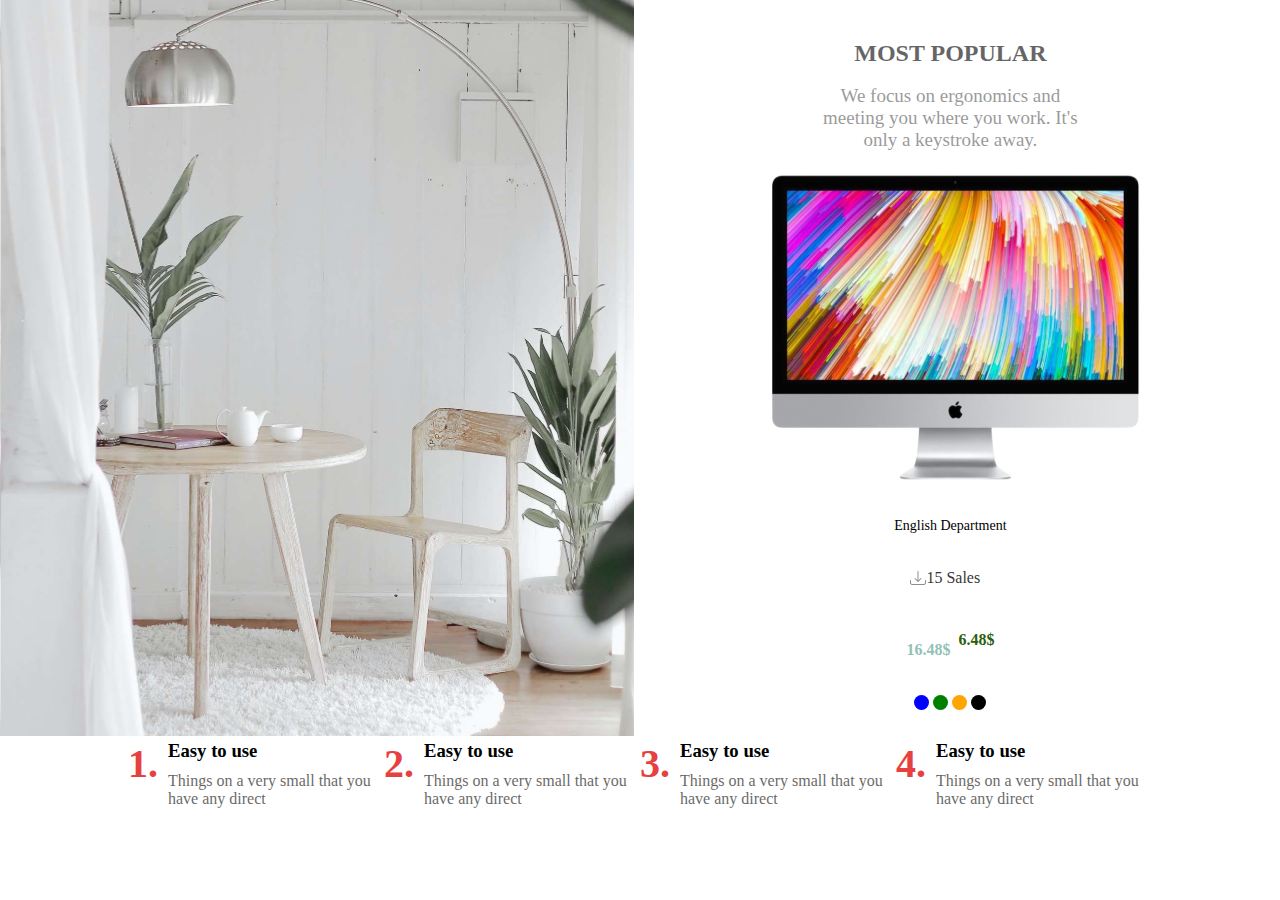
<file: mobil/task4/index.html>
<!DOCTYPE html>
<html lang="en">

<head>
    <meta charset="UTF-8">
    <meta http-equiv="X-UA-Compatible" content="IE=edge">
    <meta name="viewport" content="width=device-width, initial-scale=1.0">
    <title>Document</title>
    <link rel="stylesheet" href="./scss/main.css">
</head>

<body>
    <main>
        <section id="header">
            <div class="conteiner">
                <div class="left">
                    <img class="plash" src="./photo/img/unsplash_X5BWooeO4Cw.svg" alt="">
                </div>
                <div class="right">
                    <h3>MOST POPULAR</h3>
                    <p class="focus">We focus on ergonomics and meeting
                        you where you work. It's only a
                        keystroke away.</p>
                    <img class="pc" src="./photo/img/printed-summer-dress (4) 1pc.svg" alt="">
                    <div class="hover">
                        <a class="link" href="#">English Department</a>
                    </div>
                    <a class="frame" href="#"><img src="./photo/icon/Framedownload.svg" alt=""> 15 Sales</a>
                    <div class="price">
                        <h3 class="pul">16.48$</h3>
                        <h4 class="dollar">6.48$</h4>
                    </div>
                    <div class="color">
                        <div class="blue"></div>
                        <div class="green"></div>
                        <div class="orange"></div>
                        <div class="black"></div>
                    </div>
                </div>
            </div>
        </section>
        <section id="footer">
            <div class="help">
                <div class="cart">
                    <div class="cart--box">
                        <h1 class="bot">1.</h1>
                        <div class="alt">
                            <h3 class="fritl">Easy to use</h3>
                            <p class="ecol">Things on a very small that you have any direct</p>
                        </div>
                    </div>
                </div>
                <div class="cart">
                    <div class="cart--box">
                        <h1 class="bot">2.</h1>
                        <div class="alt">
                            <h3 class="fritl">Easy to use</h3>
                            <p class="ecol">Things on a very small that you have any direct</p>
                        </div>
                    </div>
                </div>
                <div class="cart">
                    <div class="cart--box">
                        <h1 class="bot">3.</h1>
                        <div class="alt">
                            <h3 class="fritl">Easy to use</h3>
                            <p class="ecol">Things on a very small that you have any direct</p>
                        </div>
                    </div>
                </div>
                <div class="cart">
                    <div class="cart--box">
                        <h1 class="bot">4.</h1>
                        <div class="alt">
                            <h3 class="fritl">Easy to use</h3>
                            <p class="ecol">Things on a very small that you have any direct</p>
                        </div>
                    </div>
                </div>
            </div>
        </section>
    </main>
</body>

</html>
</file>
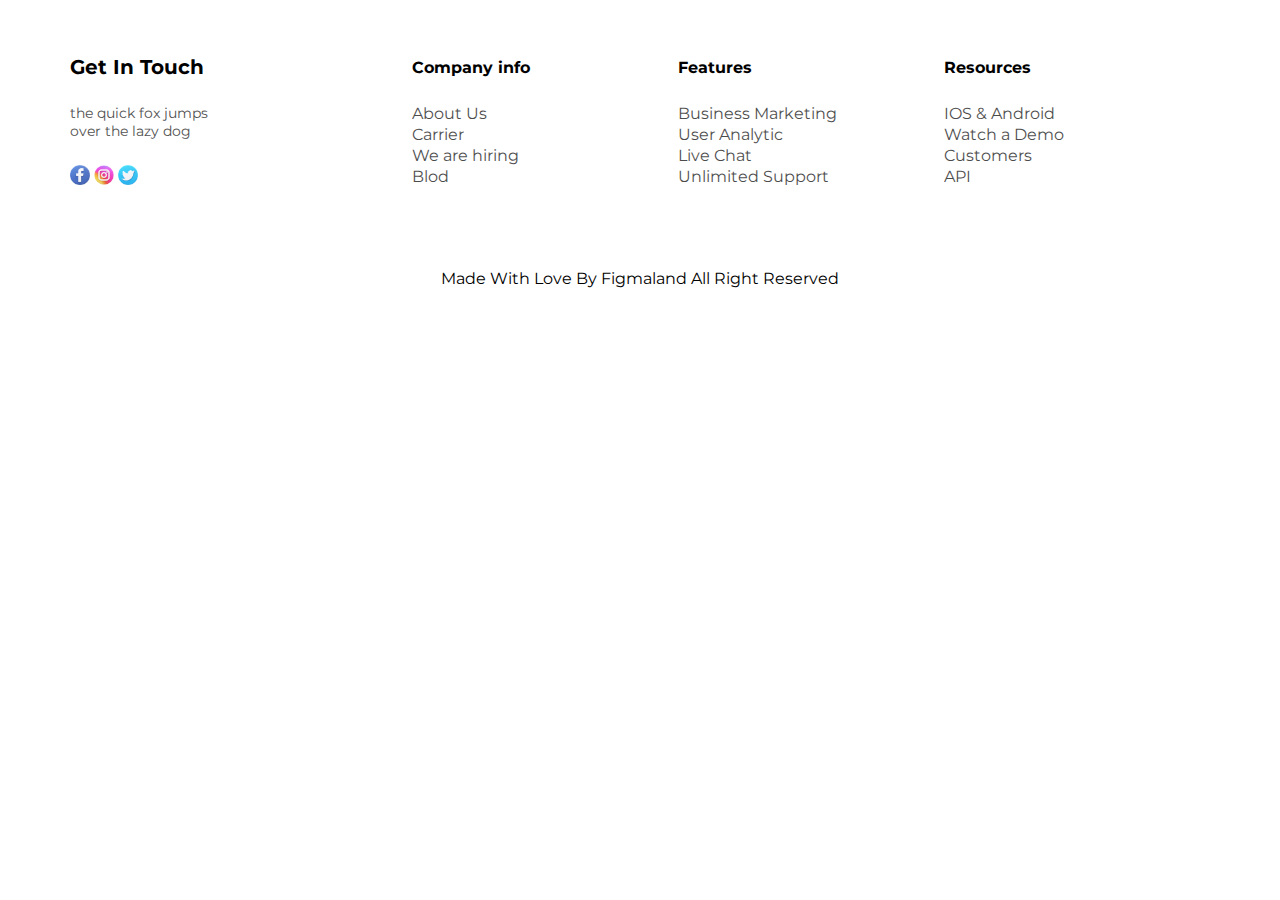
<file: T5/footer1/index.html>
<!DOCTYPE html>
<html lang="en">

<head>
    <meta charset="UTF-8">
    <meta http-equiv="X-UA-Compatible" content="IE=edge">
    <meta name="viewport" content="width=6, initial-scale=1.0">
    <title>Document</title>
    <!-- google font -->
    <link rel="preconnect" href="https://fonts.googleapis.com">
    <link rel="preconnect" href="https://fonts.gstatic.com" crossorigin>
    <link
        href="https://fonts.googleapis.com/css2?family=Inter:wght@100;400;700&family=Montserrat:wght@100;400;500&display=swap"
        rel="stylesheet">
    <!-- style -->
    <link rel="stylesheet" href="./scss/style.css">
</head>

<body>
    <footer>
        <section id="top">
            <div class="right">
                <h4>Get In Touch</h4>
                <p> the quick fox jumps over the lazy dog</p>
                <ul>
                    <li>
                        <a href="#"><img src="./icon/Picture1.png" alt=""></a>
                        <a href="#"><img src="./icon/Picture2.png" alt=""></a>
                        <a href="#"><img src="./icon/Picture3.png" alt=""></a>
                    </li>
                </ul>
                </div>
                <div>
                <table class="left">
                    <tr>
                        <th>Company info</th>
                        <th>Features</th>
                        <th>Resources</th>
                    </tr>
                    <tr>
                        <td><a href="#">About Us</a> </td>
                        <td><a href="#">Business Marketing</a> </td>
                        <td><a href="#">IOS & Android</a> </td>
                    </tr>
                    <tr>
                        <td><a href="#">Carrier</a> </td>
                        <td><a href="#">User Analytic</a> </td>
                        <td><a href="#">Watch a Demo</a> </td>
                    </tr>
                    <tr>
                        <td><a href="">We are hiring</a> </td>
                        <td><a href="">Live Chat</a> </td>
                        <td><a href="">Customers</a> </td>
                    </tr>
                    <tr>
                        <td><a href="">Blod</a> </td>
                        <td><a href="">Unlimited Support</a> </td>
                        <td><a href="">API</a> </td>
                    </tr>
                </table>
            </div>
            
        </section>
        </section>
        
        <div class="text">
                <p>Made With Love By Figmaland All Right Reserved </p>
            </div>
    </footer>
</body>

</html>
</file>
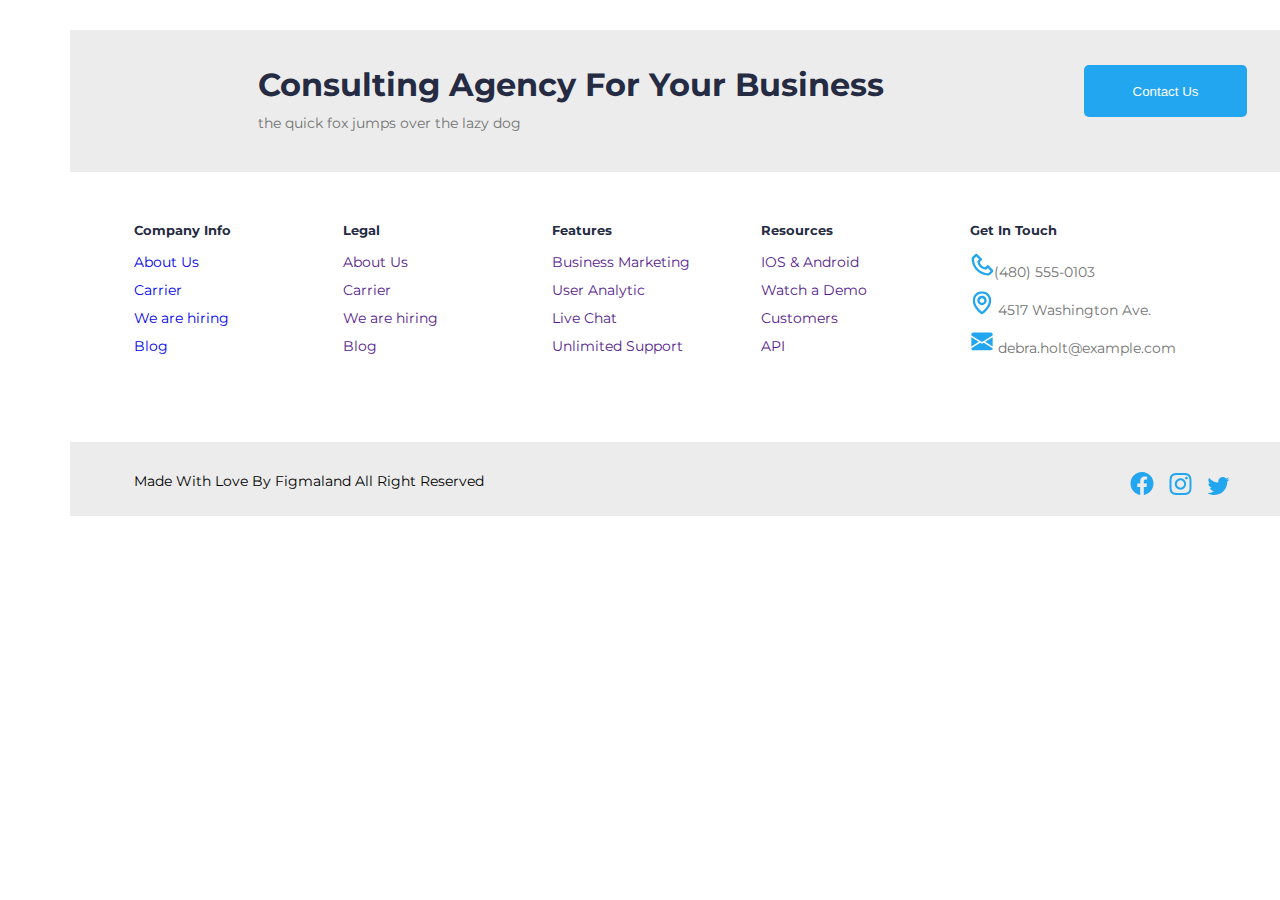
<file: T5/footer2/index.html>
<!DOCTYPE html>
<html lang="en">

<head>
    <meta charset="UTF-8">
    <meta http-equiv="X-UA-Compatible" content="IE=edge">
    <meta name="viewport" content="width=device-width, initial-scale=1.0">
    <title>Document</title>
    <!-- google font -->
    <link rel="preconnect" href="https://fonts.googleapis.com">
    <link rel="preconnect" href="https://fonts.gstatic.com" crossorigin>
    <link
        href="https://fonts.googleapis.com/css2?family=Inter:wght@100;400;700&family=Montserrat:wght@100;400;500&display=swap"
        rel="stylesheet">
    <!-- style -->
    <link rel="stylesheet" href="./scss/style.css">
</head>

<body>
    <footer>
        <section id="top">
            <div class="text">
                <h1>Consulting Agency For Your Business</h1>
                <p>the quick fox jumps over the lazy dog</p>
            </div>
            <div class="buton">
                <input type="submit" value="Contact Us" class="submit">
            </div>
        </section>
        <section id="center">
            <div class="ulli">
                <ul>
                    <h5>Company Info </h5>
                    <li><a href="#">About Us</a> </li>
                    <li><a href="#">Carrier</a> </li>
                    <li><a href="#">We are hiring</a> </li>
                    <li><a href="#">Blog</a> </li>
                </ul>
                <ul>
                    <h5>Legal</h5>
                    <li><a href="">About Us</a> </li>
                    <li><a href="">Carrier</a> </li>
                    <li><a href="">We are hiring</a> </li>
                    <li><a href="">Blog</a> </li>
                </ul>
                <ul>
                    <h5> Features</h5>
                    <li><a href="">Business Marketing</a> </li>
                    <li><a href="">User Analytic</a> </li>
                    <li><a href="">Live Chat</a> </li>
                    <li><a href="">Unlimited Support</a> </li>
                </ul>
                <ul>
                    <h5>Resources</h5>
                    <li><a href="">IOS & Android</a> </li>
                    <li><a href="">Watch a Demo</a> </li>
                    <li><a href="">Customers</a> </li>
                    <li><a href="">API</a> </li>
                </ul>
                <ul>
                    <h5>Get In Touch</h5>
                    <li><img src="./icon/bx_bx-phone.svg" alt="" class="img">(480) 555-0103</li>
                    <li><img src="./icon/bx_bx-map.svg" alt="" class="img"> 4517 Washington Ave.</li>
                    <li><img src="./icon/carbon_send-alt.svg" alt="" class="img"> debra.holt@example.com</li>

                </ul>
            </div>
        </section>

        <section id="footer">
            <div class="metn">
                <p>Made With Love By Figmaland All Right Reserved </p>
            </div>
            <div class="svg">

                <a href="#"><img src="./icon/ant-design_facebook-filled.svg" alt=""></a>
                <a href="#"><img src="./icon/ant-design_instagram-outlined.svg" alt=""></a>
                <a href="#"><img src="./icon/ant-design_twitter-outlined.svg" alt=""></a>
            </div>
        </section>

    </footer>
</body>

</html>
</file>
<file: colorlib/scss/style.css>
* {
  padding: 0;
  margin: 0;
  box-sizing: border-box;
}

body {
  width: 100vw;
  height: 100vh;
}

#top {
  width: 1440px;
  height: 400px;
  display: flex;
  flex-direction: row;
  align-items: flex-start;
}

.navbar {
  width: 1340px;
  height: 50px;
  display: flex;
  flex-direction: row;
  align-items: center;
  text-transform: capitalize;
  justify-content: space-around;
  padding: 20px 10px;
}
.navbar .left {
  width: 200px;
  height: auto;
  text-align: center;
}
.navbar .left h3 {
  font-size: 40px;
}
.navbar .left h3 span {
  color: red;
}
.navbar .center {
  width: 600px;
  height: auto;
  display: flex;
  flex-direction: row;
  align-items: center;
  justify-content: center;
}
.navbar .center .box {
  width: 550px;
  height: auto;
  display: flex;
  flex-direction: row;
  list-style: none;
  font-size: 18px;
}
.navbar .center .box li {
  width: 130px;
  height: 25px;
}
.navbar .center .box li a {
  text-decoration: none;
  color: black;
}
.navbar .center .box .drop {
  transition: 0.47s;
}
.navbar .center .box .drop:hover .down {
  display: block;
}
.navbar .center .box .drop .down {
  display: none;
  list-style: none;
  width: 78px;
}
.navbar .center .box .drop .down li {
  padding-top: 10px;
  width: 130px;
}
.navbar .center .box .drop .down a {
  color: red;
}
.navbar .right {
  width: 150px;
  height: auto;
  display: flex;
  flex-direction: row;
  -moz-column-gap: 20px;
       column-gap: 20px;
}/*# sourceMappingURL=style.css.map */
</file>
<file: T1/css/style.css>
* {
    padding: 0;
    margin: 0;
    box-sizing: border-box;
}

body {
    width: 100vw;
    height: 100vh;
    font-family: 'İnter', sans-serif;
}

#user {
    width: 100vw;
    height: 400px;
    margin-top: 10em;
    background-color: rgb(99, 122, 192);
    display: flex;
    justify-content: center;
    align-items: center;
    column-gap: 50px;
}

.img {
    width: 445px;
    height: 610px;
    background-image: url("../img/Rectangle\ 2\ \(1\).svg");
    background-repeat: no-repeat;
    background-size: cover;
    margin-top: 10px;
    box-shadow: 17px 17px 8px #361921;

}

.text {
    display: flex;
    flex-direction: column;
    row-gap: 65px;
}

.text .text--name {}

.text .text--name .user--name {
    font-weight: 700;
    font-size: 49.6px;
    color: #361921;
}

.text .text--name .graphics {
    font-weight: 300;
    font-size: 31.4366px;
    color: #000000;

}

.user--text {}

.user--text .text1 {
    font-weight: 200;
    font-size: 23.6056px;
    line-height: 29px;
    color: #000000;
}

.user--text .text2 {
    font-weight: 700;
}

#user2 {
    width: 100%;
    height: 600px;
    margin-top: 10em;
    padding: 100px;
    background: #361921;
    display: flex;
    flex-direction: column;
    justify-content: center;
    align-items: center;
    row-gap: 30px;
    color: #fff;

}

.photo {
    display: flex;
    justify-content: space-between;
    width: 600px;

}

.photo .img2 {
    width: 92px;
    height: 122px;

}

.photo .img3 {
    width: 92px;
    height: 122px;
}

.photo .txt {
    font-weight: 700;
    font-size: 30px;
    line-height: 36px;
    text-align: center;
    color: #FFF;
    display: flex;
    flex-direction: column;
    justify-content: flex-end;
}

.photo .txt p {}

.artikl {

    font-style: italic;
    font-weight: 400;
    font-size: 23.6056px;
    line-height: 180.52%;
    text-align: center;
    color: #FFF;

}

#user3 {
    width: 100%;
    display: flex;


}

.img4 {
    width: 1440px;
    height: 679px;
    background-image: url("../img/Rectangle\ 5.svg");
    display: flex;
    display: -webkit-inline-box;
}

.img4 .text {
    width: 775px;
    height: 915px;
    text-align: center;
    justify-content: center;
    font-size: 29px;
    margin-left: 180px;
    color: #FFF;

}

.img4 .margin {
    margin-left: 177px;
}

.img4 div .icon {
    position: absolute;
    width: 154px;
    height: 720px;
    margin-left: 22px;
}

.img4 .iconn .icon2 {
    position: absolute;
    width: 154px;
    height: 610px;
    margin-top: 231px;



}

#footer {
    width: 1440px;
    height: 600px
}

.top {
    text-align: center;
    padding: 84px;


}

.top h1 {
    font-size: 38px;
}

.login {
    text-align: center;
}

.login .name {
    width: 40%;
    padding: 12px 0px;
    margin: 8px 0;
    box-sizing: border-box;
    border: none;
    border-bottom: 2px solid rgb(0, 0, 0);
    text-align: left;
    padding-bottom: 25px;


}

::placeholder {
    color: #000000;
}

.submit {
    text-align: right;
    width: 1010px;
    height: 150px;
    padding-top: 15px;

}

.submit .buton {
    background-color: #361921;
    border: none;
    color: white;
    padding: 10px 32px;
    text-decoration: none;
    margin: 4px 2px;
    cursor: pointer;
}

#left {
    width: 1440px;
    height: 58px;
    text-align: center;
    background-color: #361921;
}

.box {
    text-align: center;
    height: 15px;


}

.box p {
    color: #FFF;
    opacity: 0.7;
    padding-top: 15px;
}
</file>
<file: T2/style2/style.css>
* {
    padding: 0;
    margin: 0;
    box-sizing: border-box;
}

body {
    width: 100vw;
    height: 100vh;
    font-family: 'İnter', sans-serif;
}

#task {
    width: 100vw;
    padding: 40px;
    background-color: #fff;
    display: flex;
    justify-content: center;
    align-items: center;
    column-gap: 50px;
}

.img {
    background-image: url("../photo/Rectangle\ 2.svg");
    width: 445px;
    height: 610px;
    box-shadow: 20px 20px 7px #8795AF;
    background-repeat: no-repeat;
    margin-top: 10px;
}

.text {
    display: flex;
    flex-direction: column;
    row-gap: 60px;

}

.text .text2 {}

.text .text2 .h {
    font-weight: 700;
    font-size: 49.6px;
    line-height: 60px;
    color: #000000
}

.text .text2 .p {
    font-weight: 300;
    font-size: 31.4366px;
    line-height: 38px;
    color: #000000;
}

.text .text3 {

}


.text .text3 .p1 {
    font-weight: 200;
    font-size: 23.6056px;
    line-height: 29px;
    color: #000000
}


.text .text3 .s1 {
    font-weight: 600;
}

#task2 {
    width: 1440px;
    height: 679px;
    margin-top: 10em;
    padding: 100px;
    background: #8795AF;
    display: flex;
    flex-direction: column;
    justify-content: center;
    align-items: center;
    row-gap: 30px;

}

.as {
    display: flex;
    justify-content: space-between;
    width: 600px;

}

.as .img2 {
    width: 92px;
    height: 122px;
}

.as .txtt {
    display: flex;
    flex-direction: column;
    justify-content: flex-end;
}

.as .txtt p {
    font-weight: 700;
    font-size: 30px;
    line-height: 36px;
    text-align: center;
    color: #000000;
}

.as .img3 {width: 92px;
height: 122px;}

.metn {
    font-style: italic;
    font-weight: 400;
    font-size: 23.6056px;
    line-height: 180.52%;
    text-align: center;
    color: #000;
}

#main {
    width: 100%;
    display: flex;


}

.image {
    width: 1440px;
    height: 679px;
    background-image: url("../photo/Rectangle\ 8.svg");
    display: flex;
    display: -webkit-inline-box;
}

.image .text {
    width: 775px;
    height: 915px;
    text-align: center;
    justify-content: center;
    font-size: 29px;
    margin-left: 180px;
    color: #FFF;

}

.image .margin {
    margin-left: 177px;
}

.image div .pictur {
    position: absolute;
    width: 154px;
    height: 720px;
    margin-left: 22px;
}

.image .small .icon {
    position: absolute;
    width: 154px;
    height: 610px;
    margin-top: 231px;



}

#footer {
    width: 1440px;
    height: 600px
}

.top {
    text-align: center;
    padding: 84px;


}

.top h1 {
    font-size: 38px;
}

.login {
    text-align: center;
}

.login .name {
    width: 40%;
    padding: 12px 0px;
    margin: 8px 0;
    box-sizing: border-box;
    border: none;
    border-bottom: 1px solid rgb(0, 0, 0);
    text-align: left;
    padding-bottom: 25px;


}

::placeholder {
    color: #000000;
}

.submit {
    text-align: right;
    width: 1010px;
    height: 150px;
    padding-top: 15px;

}

.submit .buton {
    background-color: #361921;
    border: none;
    color: white;
    padding: 10px 32px;
    text-decoration: none;
    margin: 4px 2px;
    cursor: pointer;
}

#left {
    width: 1440px;
    height: 58px;
    text-align: center;
    background-color: #8795AF;
}

.box {
    text-align: center;
    height: 15px;


}

.box p {
    color: #FFF;
    padding-top: 20px;
    font-size: 14px;
    opacity: 0.9;
}
</file>
<file: T3/css/style.css>
* {
    padding: 0;
    margin: 0;
    box-sizing: border-box;
}

body {
    width: 100vw;
    height: 100vh;
    font-family: 'İnter', sans-serif;
}

#section {
    width: 100vw;
    height: 400px;
    margin-top: 60px;
    background-color: rgb(241, 232, 100);
    display: flex;
    justify-content: center;
    align-items: center;
    column-gap: 68px;
}

.img {
    background-image: url("../img/Rectangle\ 2.svg");
    width: 445px;
    height: 610px;
    background-repeat: no-repeat;
    background-size: cover;
    margin-top: 10px;
    box-shadow: 18px 18px 6px #8795AF;
}

.main {
    display: flex;
    flex-direction: column;
    row-gap: 65px;
}

.main .height {}

.main .height .basliq {
    font-weight: 700;
    font-size: 49.6px;
    line-height: 60px;
    color: #CE2D64;
}

.main .height .orta {
    font-weight: 300;
    font-size: 31.4366px;
    line-height: 38px;
    color: #000000;
}

.main .son {
    font-weight: 200;
    font-size: 23.6056px;
    line-height: 29px;
    color: #000000;
}

.main .son .p1 {
    font-weight: 200;
}

.main .son .s1 {
    font-weight: 700;
}

#main2 {
    width: 100%;
    height: 500px;
    margin-top: 10em;
    background-color: #CE2D64;
    display: flex;
    flex-direction: column;
    justify-content: center;
    align-items: center;
    row-gap: 30px;
    color: #000;
}

.bas {
    display: flex;
    justify-content: space-between;
    width: 600px;
}

.bas .photo {
    width: 92px;
    height: 122px;
}

.bas .texttt {
    font-weight: 700;
    font-size: 30px;
    line-height: 36px;
    text-align: center;
    color: #000;
    display: flex;
    flex-direction: column;
    justify-content: flex-end;
}

.bas .texttt .p {}

.bas .photo2 {
    width: 92px;
    height: 122px;
}

.metnn {
    font-style: italic;
    font-weight: 400;
    font-size: 23.6056px;
    line-height: 180.52%;
    text-align: center;
    color: #000;
}

#main {
    width: 100%;
    display: flex;

}

.imag {
    width: 1440px;
    height: 679px;
    background-image: url("../img/Rectangle\ 10.svg");
    display: flex;
    display: -webkit-inline-box;
}

.imag .the {
    width: 775px;
    height: 915px;
    text-align: center;
    justify-content: center;
    font-size: 29px;
    margin-left: 180px;
    color: rgb(253, 253, 253);
    padding-top: 420px;

}

.imag .margin {
    margin-left: 177px;
}

.imag div .pictur {
    position: absolute;
    width: 135px;
    height: 750px;
    margin-left: 22px;
}

.imag .small .icon {
    position: absolute;
    width: 135px;
    height: 610px;
    margin-top: 231px;



}

#center {
    width: 1440px;
    height: 600px
}

.holder {
    text-align: center;
    padding: 84px;


}

.holder .sentr {
    font-size: 38px;
    color: #CE2D64;
}

.login {
    text-align: center;
}

.login .name {
    width: 40%;
    padding: 12px 0px;
    margin: 8px 0;
    box-sizing: border-box;
    border: none;
    border-bottom: 1px solid rgb(0, 0, 0);
    text-align: left;
    padding-bottom: 25px;


}

.submit {
    text-align: right;
    width: 1010px;
    height: 150px;
    padding-top: 15px;

}

::placeholder {
    color: #CE2D64;
}


.submit .buton {
    background-color: #CE2D64;
    border: none;
    color: white;
    padding: 10px 32px;
    text-decoration: none;
    margin: 4px 2px;
    cursor: pointer;
}

#button {
    width: 1440px;
    height: 58px;
    text-align: center;
    background-color: #CE2D64;
}

.button {
    text-align: center;
    height: 15px;


}

.button p {
    color: #FFF;
    padding-top: 20px;
    font-size: 12px;
}
</file>
<file: T4/style/style.css>
* {
    padding: 0;
    margin: 0;
    box-sizing: border-box;
}

#main {
    background-color: #fff;
    margin-top: 50px;
    display: flex;
    justify-content: center;

}

.text {
    text-align: center;
    display: flex;
    justify-content: center;
    text-align: center;
    flex-direction: column;
    row-gap: 50px
}


.text .text2 h1 {
    font-size: 50px;
}

.text .button {
    border: 1px solid #000;
    padding: 10px 10px 10px 10px;
    background-color: #000;
    width: 100px;
    display: flex;
    margin: 0 auto;
    text-align: center;
    column-gap: 50px;
}

.text .button a {
    text-decoration: none;
    color: #fff;
    text-align: center;
    justify-content: center;
    display: flex;
    margin: 0 auto;
}

#main2 {

    background-color: #fff;
    padding: 50px;
    display: flex;
    justify-content: center;
}

.img {
    background-image: url("../img/people-around-a-table-with-food-mvoq2nk0xouDvolQ.webp");
    width: 1224px;
    height: 624px;
    background-repeat: no-repeat;
    background-size: cover;

}
#main3 {
    padding: 50px 10px;
    background-color: bisque;
}

.relative{
    display: flex;
align-items: center;
row-gap: 50px;
}


.img2 img {
    width: 500px;
    height: 500px;
}

.relative .text3 {
    margin-left: 40px;
    margin-top: 30px;
}

.relative .text3 .ttext{
    font-size: 70px;
    margin-bottom: 50px;



}

.relative .text3 .ttext1{
    font-size: 20px;

    
}

.button2{
    border: 1px solid #000;
    padding: 10px 10px 10px 10px;
    background-color: #000;
    display: flex;
    width: 100px;
    text-align: center;
    
    display: flex;
    margin: 0 auto;


}

.button2 a{
    color: #fff;
    text-decoration: none;
    text-align: center;
    display: flex;
    margin: 0 auto;
}


div {
    width: 100px;
    height: 100px;
    background-color: red;
    position: relative;
    animation-name: example;
    animation-duration: 20s;
  }
</file>
<file: T6/scss/main.css>
* {
  padding: 0;
  margin: 0;
  box-sizing: border-box;
}

body {
  width: 100%;
  height: 100vh;
}

.header {
  text-align: center;
  padding: 40px;
}
.header h6 {
  font-size: 18px;
  opacity: 0.7;
  padding: 10px;
}
.header h3 {
  font-size: 20px;
  padding: 10px;
}
.header p {
  font-size: 15px;
}

#product {
  width: 100%;
}
#product .conteiner {
  padding: 55px;
  height: 100%;
  text-align: center;
}
#product .conteiner .kart {
  width: 400px;
  padding: 20px;
  text-align: center;
  display: inline-block;
  margin-top: 50px;
}
#product .conteiner .kart--photo {
  width: 100%;
  height: 450px;
  border-radius: 10px;
  margin-top: 13px;
}
#product .conteiner .kart__info {
  text-align: center;
}
#product .conteiner .kart__info h4 {
  font-size: 16px;
  padding: 5px;
}
#product .conteiner .kart__info p {
  font-size: 17px;
  opacity: 0.7;
  padding: 5px;
}
#product .conteiner .kart__info .text {
  opacity: 0.6;
  padding: 5px;
}
#product .conteiner .kart__info .text .prise {
  color: green;
}
#product .conteiner .kart .color {
  display: flex;
  justify-content: center;
  padding: 3px;
}
#product .conteiner .kart .color .blue {
  width: 15px;
  height: 15px;
  border-radius: 10px;
  background-color: blue;
  padding: 3px;
}
#product .conteiner .kart .color .green {
  width: 15px;
  height: 15px;
  border-radius: 10px;
  background-color: green;
}
#product .conteiner .kart .color .orange {
  width: 15px;
  height: 15px;
  border-radius: 10px;
  background-color: orange;
}
#product .conteiner .kart .color .black {
  width: 15px;
  height: 15px;
  border-radius: 10px;
  background-color: black;
}/*# sourceMappingURL=main.css.map */
</file>
<file: mobil/task1/scss/main.css>
* {
  padding: 0;
  margin: 0;
  box-sizing: border-box;
}

#main {
  width: 100%;
}

.conteiner {
  width: 100%;
  display: flex;
  justify-content: space-evenly;
  margin: 10px;
  padding: 15px;
  flex-direction: row;
}
.conteiner .left {
  width: 100%;
}
.conteiner .left img {
  width: 620px;
  height: 880px;
  -o-object-fit: cover;
     object-fit: cover;
}

.right {
  width: 100%;
}
.right div {
  text-align: -webkit-center;
  justify-content: center;
}
.right div h4 {
  font-size: 20px;
  opacity: 0.6;
  padding-bottom: 10px;
}
.right div h2 {
  font-size: 40px;
  padding-bottom: 10px;
}
.right div .footer {
  width: 266px;
  font-size: 14px;
  opacity: 0.7;
}
.right .top {
  display: flex;
  flex-direction: row;
  width: 100%;
}
.right .top .card {
  width: 100%;
  position: relative;
  margin: 5px;
}
.right .top .card--box {
  width: 100%;
  top: 0;
  left: 0;
  right: 0;
  bottom: 0;
  height: auto;
  position: relative;
}
.right .top .card--box img {
  width: 100%;
  top: 0;
  left: 0;
  right: 0;
  bottom: 0;
  height: auto;
}
.right .top .card--box .lens {
  position: absolute;
  text-decoration: none;
  background-color: red;
  border-radius: 4px;
  left: 5px;
  top: 30px;
  width: 40px;
  height: 20px;
  color: #fff;
  font-size: 14px;
}
.right .top .card--box .iconn {
  position: absolute;
  bottom: 20px;
  display: flex;
  left: 110px;
}
.right .top .card--box .iconn .icon {
  width: 31px;
  height: 30px;
  background-color: #fff;
  border-radius: 15px;
  padding: 5px;
  margin: 5px;
}
.right .top .card .text {
  text-align: left;
}
.right .top .card .text .launge {
  display: flex;
  justify-content: space-between;
  margin-top: 10px;
  margin-bottom: 5px;
}
.right .top .card .text .launge .english {
  font-size: 14px;
  padding-bottom: 10px;
  padding-top: 10px;
  color: #23A6F0;
  font-weight: 700;
}
.right .top .card .text .launge .ulduz {
  font-size: 15px;
  background-color: black;
  border-radius: 11px;
  color: #fff;
}
.right .top .card .text .launge .ulduz .star {
  width: 20px;
  height: 20px;
}
.right .top .card .text h5 {
  font-size: 16px;
  padding-bottom: 15px;
}
.right .top .card .text p {
  font-size: 14px;
  opacity: 0.6;
  padding-bottom: 15px;
}
.right .top .card .text .frame {
  padding-top: 2px;
  justify-content: center;
  text-decoration: none;
  display: flex;
  color: #000;
  opacity: 0.6;
  cursor: pointer;
}
.right .top .card .text .frame img {
  width: 26px;
  height: 17px;
}
.right .top .card .text .price {
  display: flex;
  text-align: center;
  justify-content: center;
  padding-top: 11px;
}
.right .top .card .text .price .pul {
  font-size: 16px;
  font-weight: 700;
  padding-right: 4px;
  color: #23856D;
  opacity: 0.5;
}
.right .top .card .text .price .dollar {
  font-size: 16px;
  font-weight: 700;
  padding-left: 4px;
  color: #2c5e0c;
}
.right .top .card .text .color {
  display: flex;
  margin-top: 10px;
}
.right .top .card .text .color .blue {
  width: 15px;
  height: 15px;
  background-color: blue;
  border-radius: 10px;
  margin: 8px 2px;
}
.right .top .card .text .color .green {
  width: 15px;
  height: 15px;
  background-color: green;
  border-radius: 10px;
  margin: 8px 2px;
}
.right .top .card .text .color .orange {
  width: 15px;
  height: 15px;
  background-color: orange;
  border-radius: 10px;
  margin: 8px 2px;
}
.right .top .card .text .color .black {
  width: 15px;
  height: 15px;
  background-color: black;
  border-radius: 10px;
  margin: 8px 2px;
}
.right .top .card .text .pages {
  display: flex;
  padding-top: 15px;
}
.right .top .card .text .pages .tarix {
  padding-right: 10px;
  font-size: 13px;
}
.right .top .card .text .pages .tarix .saat {
  width: 15px;
  height: 15px;
}
.right .top .card .text .son {
  text-align: center;
  border: 1px solid #23A6F0;
  border-radius: 20px;
  cursor: pointer;
  transition: all 0.35s linear;
}
.right .top .card .text .son:hover {
  transform: scale(1.4);
  background-color: #46096f;
  color: rgb(189, 189, 189);
}
.right .top .card .text .son .learn {
  font-size: 14px;
  padding-top: 4px;
}
.right .top .card .text .son .learn::after {
  content: ">";
  width: 20px;
  height: 20px;
  position: absolute;
  color: #2b5af5;
  font-size: 18px;
  transform: scaleY(1.3);
  padding-bottom: 15px;
}

/* Extra small devices (phones, 600px and down) */
@media only screen and (max-width: 600px) {
  main {
    width: 100%;
    height: 100vh;
  }
  #main {
    width: 98%;
    height: 100%;
  }
  .conteiner {
    width: 99%;
    display: flex;
    flex-direction: column;
  }
  .conteiner .left {
    height: auto;
    width: 100%;
  }
  .conteiner .left img {
    width: 100%;
    height: auto;
  }
  .conteiner .right {
    width: 100%;
    height: auto;
  }
  .conteiner .right div {
    width: 100%;
  }
  .conteiner .top {
    flex-direction: column;
    width: 100%;
    height: auto;
    align-items: flex-end;
  }
  .conteiner .top .card {
    width: 100%;
    height: auto;
  }
  .conteiner .top .card .card--box {
    height: auto;
    width: 100%;
    position: relative;
  }
  .conteiner .top .card .card--box img {
    width: 100%;
    top: 0;
    left: 0;
    right: 0;
    bottom: 0;
    height: auto;
  }
  .conteiner .top .card .card--box .lens {
    left: 10px;
    top: 33px;
  }
  .conteiner .top .card .card--box .iconn {
    bottom: 40px !important;
    left: 0px;
    top: auto;
  }
  .conteiner .top .card .card--box .iconn .icon {
    width: 40px;
    height: 40px;
    background-color: #fff;
    border-radius: 20px;
    padding: 7px;
    margin: 5px;
    -o-object-fit: none;
       object-fit: none;
  }
}
/* Small devices (portrait tablets and large phones, 600px and up) */
/* Medium devices (landscape tablets, 768px and up) */
@media only screen and (min-width: 768px) {
  main {
    width: 100%;
    height: 100vh;
  }
  #main {
    width: 99%;
    height: 100%;
  }
  .conteiner {
    width: 99%;
    display: flex;
    flex-direction: column;
  }
  .conteiner .left {
    height: auto;
    width: 100%;
  }
  .conteiner .left img {
    width: 100%;
    height: auto;
  }
  .conteiner .right {
    width: 100%;
    height: auto;
  }
  .conteiner .right div {
    width: 100%;
  }
  .conteiner .top {
    flex-direction: column;
    width: 100%;
    height: auto;
    align-items: flex-end;
  }
  .conteiner .top .card {
    width: 100%;
    height: auto;
  }
  .conteiner .top .card .card--box {
    height: auto;
    width: 100%;
    position: relative;
  }
  .conteiner .top .card .card--box img {
    width: 100%;
    top: 0;
    left: 0;
    right: 0;
    bottom: 0;
    height: auto;
  }
  .conteiner .top .card .card--box .lens {
    left: 10px;
    top: 33px;
  }
  .conteiner .top .card .card--box .iconn {
    bottom: 40px !important;
    left: 0px;
    top: auto;
  }
  .conteiner .top .card .card--box .iconn .icon {
    width: 40px;
    height: 40px;
    background-color: #fff;
    border-radius: 20px;
    padding: 7px;
    margin: 5px;
    -o-object-fit: none;
       object-fit: none;
  }
}
/* Large devices (laptops/desktops, 992px and up) */
@media only screen and (min-width: 992px) {
  main {
    width: 100%;
    height: 100vh;
  }
  #main {
    width: 99%;
    height: 100%;
  }
  .conteiner {
    width: 100%;
    display: flex;
    flex-direction: column;
  }
  .conteiner .left {
    height: auto;
    width: 100%;
  }
  .conteiner .left img {
    width: 100%;
    height: auto;
  }
  .conteiner .right {
    width: 100%;
    height: auto;
  }
  .conteiner .right div {
    width: 100%;
  }
  .conteiner .top {
    flex-direction: column;
    width: 100%;
    height: auto;
    align-items: flex-end;
  }
  .conteiner .top .card {
    width: 100%;
    height: auto;
  }
  .conteiner .top .card .card--box {
    height: auto;
    width: 100%;
    position: relative;
  }
  .conteiner .top .card .card--box img {
    width: 100%;
    top: 0;
    left: 0;
    right: 0;
    bottom: 0;
    height: auto;
  }
  .conteiner .top .card .card--box .lens {
    left: 10px;
    top: 33px;
  }
  .conteiner .top .card .card--box .iconn {
    bottom: 40px !important;
    left: 0px;
    top: auto;
  }
  .conteiner .top .card .card--box .iconn .icon {
    width: 40px;
    height: 40px;
    background-color: #fff;
    border-radius: 20px;
    padding: 7px;
    margin: 5px;
    -o-object-fit: none;
       object-fit: none;
  }
}
/* Extra large devices (large laptops and desktops, 1200px and up) */
@media only screen and (min-width: 1200px) {
  main {
    width: 100%;
    height: 100vh;
  }
  #main {
    width: 99%;
    height: 100%;
  }
  .conteiner {
    width: 100%;
    display: flex;
    flex-direction: row;
  }
  .conteiner .left {
    height: auto;
    width: 100%;
  }
  .conteiner .left img {
    width: 100%;
    height: auto;
  }
  .conteiner .right {
    width: 100%;
    height: auto;
  }
  .conteiner .right div {
    width: 100%;
  }
  .conteiner .top {
    flex-direction: column;
    width: 100%;
    height: auto;
    align-items: flex-end;
    flex-direction: row;
  }
  .conteiner .top .card {
    width: 100%;
    height: auto;
  }
  .conteiner .top .card .card--box {
    height: auto;
    width: 100%;
    position: relative;
  }
  .conteiner .top .card .card--box img {
    width: 100%;
    top: 0;
    left: 0;
    right: 0;
    bottom: 0;
    height: auto;
  }
  .conteiner .top .card .card--box .lens {
    left: 10px;
    top: 33px;
  }
  .conteiner .top .card .card--box .iconn {
    bottom: 40px !important;
    left: 0px;
    top: auto;
  }
  .conteiner .top .card .card--box .iconn .icon {
    width: 40px;
    height: 40px;
    background-color: #fff;
    border-radius: 20px;
    padding: 7px;
    margin: 5px;
    -o-object-fit: none;
       object-fit: none;
  }
}/*# sourceMappingURL=main.css.map */
</file>
<file: mobil/task2/scss/main.css>
* {
  padding: 0;
  margin: 0;
  box-sizing: border-box;
}

#top {
  width: 99%;
}

.conteiner {
  width: 100%;
  display: flex;
  justify-content: space-evenly;
}
.conteiner .right .footer {
  width: 700px;
  height: 855px;
  -o-object-fit: cover;
     object-fit: cover;
}
.conteiner .left .text {
  text-align: -webkit-center;
  justify-content: center;
}
.conteiner .left .text .featured {
  font-size: 20px;
  opacity: 0.6;
}
.conteiner .left .text .feat {
  font-size: 40px;
  font-weight: 700;
  padding-top: 15px;
}
.conteiner .left .text .pointer {
  height: 60px;
  font-size: 14px;
  opacity: 0.6;
}
.conteiner .left .main {
  display: flex;
}
.conteiner .left .main .photo {
  width: 100%;
  position: relative;
  margin: 5px;
}
.conteiner .left .main .photo .lest {
  width: 100%;
  top: 0;
  left: 0;
  right: 0;
  bottom: 0;
  height: auto;
  position: relative;
}
.conteiner .left .main .photo .lest img {
  width: 100%;
  top: 0;
  left: 0;
  right: 0;
  bottom: 0;
  height: auto;
}
.conteiner .left .main .photo .lest .sale {
  position: absolute;
  text-decoration: none !important;
  background-color: red;
  border-radius: 4px;
  left: 5px;
  top: 30px;
  width: 40px;
  height: 20px;
  color: #fff;
  font-size: 14px;
}
.conteiner .left .main .photo .lest .icon {
  position: absolute;
  bottom: 20px;
  display: flex;
  left: 110px;
}
.conteiner .left .main .photo .lest .icon .bottom {
  width: 31px;
  height: 30px;
  background-color: #fff;
  border-radius: 15px;
  padding: 5px;
  margin: 5px;
}
.conteiner .left .main .photo .center {
  text-align: left;
}
.conteiner .left .main .photo .center .eng {
  display: flex;
  justify-content: space-between;
  margin-top: 10px;
  margin-bottom: 5px;
}
.conteiner .left .main .photo .center .eng .dil {
  font-size: 14px;
  padding-bottom: 10px;
  padding-top: 10px;
  color: #23A6F0;
  font-weight: 700;
}
.conteiner .left .main .photo .center .eng .favori {
  font-size: 15px;
  background-color: black;
  border-radius: 11px;
  color: #fff;
}
.conteiner .left .main .photo .center .eng .favori .star {
  width: 20px;
  height: 20px;
}
.conteiner .left .main .photo .center h5 {
  font-size: 16px;
  padding-bottom: 15px;
}
.conteiner .left .main .photo .center p {
  font-size: 14px;
  opacity: 0.6;
  padding-bottom: 15px;
}
.conteiner .left .main .photo .center .download {
  padding-top: 2px;
  justify-content: center;
  text-decoration: none;
  display: flex;
  color: #000;
  opacity: 0.6;
  cursor: pointer;
}
.conteiner .left .main .photo .center .download .buton {
  width: 26px;
  height: 17px;
}
.conteiner .left .main .photo .center .box {
  display: flex;
  text-align: center;
  justify-content: center;
  padding-top: 11px;
}
.conteiner .left .main .photo .center .box .layer {
  font-size: 16px;
  font-weight: 700;
  padding-right: 4px;
  color: #23856D;
  opacity: 0.5;
}
.conteiner .left .main .photo .center .box .dollar {
  font-size: 16px;
  font-weight: 700;
  padding-left: 4px;
  color: #2c5e0c;
}
.conteiner .left .main .photo .center .color {
  display: flex;
  margin-top: 10px;
}
.conteiner .left .main .photo .center .color .blue {
  width: 15px;
  height: 15px;
  background-color: blue;
  border-radius: 10px;
  margin: 8px 2px;
}
.conteiner .left .main .photo .center .color .green {
  width: 15px;
  height: 15px;
  background-color: green;
  border-radius: 10px;
  margin: 8px 2px;
}
.conteiner .left .main .photo .center .color .orange {
  width: 15px;
  height: 15px;
  background-color: orange;
  border-radius: 10px;
  margin: 8px 2px;
}
.conteiner .left .main .photo .center .color .black {
  width: 15px;
  height: 15px;
  background-color: black;
  border-radius: 10px;
  margin: 8px 2px;
}
.conteiner .left .main .photo .center .date {
  display: flex;
  padding-top: 15px;
}
.conteiner .left .main .photo .center .date .tarix {
  padding-right: 10px;
  font-size: 13px;
}
.conteiner .left .main .photo .center .date .tarix .saat {
  width: 15px;
  height: 15px;
}
.conteiner .left .main .photo .center .submit {
  text-align: center;
  border: 1px solid #23A6F0;
  border-radius: 20px;
  cursor: pointer;
  transition: all 0.35s linear;
}
.conteiner .left .main .photo .center .submit:hover {
  transform: scale(0.99);
  background-color: #46096f;
  color: rgb(189, 189, 189);
}
.conteiner .left .main .photo .center .submit .lear {
  font-size: 14px;
  padding-top: 9px;
}
.conteiner .left .main .photo .center .submit .lear::after {
  content: ">";
  width: 20px;
  height: 20px;
  position: absolute;
  color: #2b5af5;
  font-size: 18px;
  transform: scaleY(1.3);
  padding-bottom: 15px;
}

/* Extra small devices (phones, 600px and down) */
@media only screen and (max-width: 600px) {
  main {
    width: 100%;
    height: 100vh;
  }
  #top {
    width: 100%;
    height: 100%;
  }
  .conteiner {
    width: 100%;
    display: flex;
    flex-direction: column-reverse;
    margin: 0 !important;
    padding: 10px !important;
  }
  .conteiner .right {
    height: auto;
    width: 100%;
  }
  .conteiner .right .footer {
    width: 100%;
    height: auto;
  }
  .conteiner .left {
    width: 100%;
    height: auto;
  }
  .conteiner .left .text {
    width: 100%;
  }
  .conteiner .main {
    flex-direction: column;
    width: 100%;
    height: auto;
    align-items: flex-end;
  }
  .conteiner .main .photo {
    width: 100%;
    height: auto;
  }
  .conteiner .main .photo .lest {
    height: auto;
    width: 100%;
    position: relative;
  }
  .conteiner .main .photo .lest img {
    width: 100%;
    top: 0;
    left: 0;
    right: 0;
    bottom: 0;
    height: auto;
  }
  .conteiner .main .photo .lest .sale {
    left: 10px;
    top: 33px;
  }
  .conteiner .main .photo .lest .icon {
    bottom: 40px !important;
    left: 0px;
    top: auto;
  }
  .conteiner .main .photo .lest .icon .bottom {
    width: 40px;
    height: 40px;
    background-color: #fff;
    border-radius: 20px;
    padding: 7px;
    margin: 5px;
    -o-object-fit: none;
       object-fit: none;
  }
}
/* Small devices (portrait tablets and large phones, 600px and up) */
@media only screen and (min-width: 600px) {
  main {
    width: 100%;
    height: 100vh;
  }
  #top {
    width: 100%;
    height: 100%;
  }
  .conteiner {
    width: 100%;
    display: flex;
    flex-direction: column-reverse;
    margin: 1px !important;
    padding: 1px !important;
  }
  .conteiner .right {
    height: auto;
    width: 100%;
  }
  .conteiner .right .footer {
    width: 100%;
    height: auto;
  }
  .conteiner .left {
    width: 100%;
    height: auto;
  }
  .conteiner .left .text {
    width: 100%;
  }
  .conteiner .main {
    flex-direction: column;
    width: 100%;
    height: auto;
    align-items: flex-end;
  }
  .conteiner .main .photo {
    width: 100%;
    height: auto;
  }
  .conteiner .main .photo .lest {
    height: auto;
    width: 100%;
    position: relative;
  }
  .conteiner .main .photo .lest img {
    width: 100%;
    top: 0;
    left: 0;
    right: 0;
    bottom: 0;
    height: auto;
  }
  .conteiner .main .photo .lest .sale {
    left: 10px;
    top: 33px;
  }
  .conteiner .main .photo .lest .icon {
    bottom: 40px !important;
    left: 0px;
    top: auto;
  }
  .conteiner .main .photo .lest .icon .bottom {
    width: 40px;
    height: 40px;
    background-color: #fff;
    border-radius: 20px;
    padding: 7px;
    margin: 5px;
    -o-object-fit: none;
       object-fit: none;
  }
}
/* Medium devices (landscape tablets, 768px and up) */
@media only screen and (min-width: 768px) {
  main {
    width: 100%;
    height: 100vh;
  }
  #top {
    width: 100%;
    height: 100%;
  }
  .conteiner {
    width: 100%;
    display: flex;
    flex-direction: column-reverse;
  }
  .conteiner .right {
    height: auto;
    width: 100%;
  }
  .conteiner .right .footer {
    width: 100%;
    height: auto;
  }
  .conteiner .left {
    width: 100%;
    height: auto;
  }
  .conteiner .left .text {
    width: 100%;
  }
  .conteiner .main {
    flex-direction: row;
    width: 100%;
    height: auto;
    align-items: flex-end;
  }
  .conteiner .main .photo {
    width: 100%;
    height: auto;
  }
  .conteiner .main .photo .lest {
    height: auto;
    width: 100%;
    position: relative;
  }
  .conteiner .main .photo .lest img {
    width: 100%;
    top: 0;
    left: 0;
    right: 0;
    bottom: 0;
    height: auto;
  }
  .conteiner .main .photo .lest .sale {
    left: 10px;
    top: 33px;
  }
  .conteiner .main .photo .lest .icon {
    bottom: 40px !important;
    left: 0px;
    top: auto;
  }
  .conteiner .main .photo .lest .icon .bottom {
    width: 40px;
    height: 40px;
    background-color: #fff;
    border-radius: 20px;
    padding: 7px;
    margin: 5px;
    -o-object-fit: none;
       object-fit: none;
  }
}
/* Large devices (laptops/desktops, 992px and up) */
@media only screen and (min-width: 992px) {
  main {
    width: 100%;
    height: 100vh;
  }
  #top {
    width: 100%;
    height: 100%;
  }
  .conteiner {
    width: 100%;
    display: flex;
    flex-direction: column-reverse;
  }
  .conteiner .right {
    height: auto;
    width: 100%;
  }
  .conteiner .right .footer {
    width: 100%;
    height: auto;
  }
  .conteiner .left {
    width: 100%;
    height: auto;
  }
  .conteiner .left .text {
    width: 100%;
  }
  .conteiner .main {
    flex-direction: column;
    width: 100%;
    height: auto;
    align-items: flex-end;
  }
  .conteiner .main .photo {
    width: 100%;
    height: auto;
  }
  .conteiner .main .photo .lest {
    height: auto;
    width: 100%;
    position: relative;
  }
  .conteiner .main .photo .lest img {
    width: 100%;
    top: 0;
    left: 0;
    right: 0;
    bottom: 0;
    height: auto;
  }
  .conteiner .main .photo .lest .sale {
    left: 10px;
    top: 33px;
  }
  .conteiner .main .photo .lest .icon {
    bottom: 40px !important;
    left: 0px;
    top: auto;
  }
  .conteiner .main .photo .lest .icon .bottom {
    width: 40px;
    height: 40px;
    background-color: #fff;
    border-radius: 20px;
    padding: 7px;
    margin: 5px;
    -o-object-fit: none;
       object-fit: none;
  }
}
/* Extra large devices (large laptops and desktops, 1200px and up) */
@media only screen and (min-width: 1200px) {
  main {
    width: 99%;
    height: 100vh;
  }
  #top {
    width: 99%;
    height: 100%;
  }
  .conteiner {
    width: 100%;
    display: flex;
    flex-direction: row;
  }
  .conteiner .right {
    height: auto;
    width: 100%;
  }
  .conteiner .right .footer {
    width: 100%;
    height: auto;
  }
  .conteiner .left {
    width: 100%;
    height: auto;
  }
  .conteiner .left .text {
    width: 100%;
  }
  .conteiner .main {
    flex-direction: row;
    width: 100%;
    height: auto;
    align-items: flex-end;
  }
  .conteiner .main .photo {
    width: 100%;
    height: auto;
  }
  .conteiner .main .photo .lest {
    height: auto;
    width: 100%;
    position: relative;
  }
  .conteiner .main .photo .lest img {
    width: 100%;
    top: 0;
    left: 0;
    right: 0;
    bottom: 0;
    height: auto;
  }
  .conteiner .main .photo .lest .sale {
    left: 10px;
    top: 33px;
  }
  .conteiner .main .photo .lest .icon {
    bottom: 40px !important;
    left: 0px;
    top: auto;
  }
  .conteiner .main .photo .lest .icon .bottom {
    width: 40px;
    height: 40px;
    background-color: #fff;
    border-radius: 20px;
    padding: 7px;
    margin: 5px;
    -o-object-fit: none;
       object-fit: none;
  }
}/*# sourceMappingURL=main.css.map */
</file>
<file: mobil/task3/scss/main.css>
* {
  padding: 0;
  margin: 0;
  box-sizing: border-box;
}

#main {
  width: 100%;
  height: auto !important;
}

.container {
  width: 100%;
  height: auto;
  display: flex;
  justify-content: space-evenly;
  margin: 10px;
  padding: 15px;
  flex-direction: row;
}
.container .left {
  width: 100%;
}
.container .left img {
  width: 620px;
  height: 880px;
  -o-object-fit: cover;
     object-fit: cover;
}
.container .right {
  width: 100%;
}
.container .right div {
  text-align: -webkit-center;
  justify-content: center;
}
.container .right div h4 {
  font-size: 20px;
  opacity: 0.6;
  padding-bottom: 10px;
}
.container .right div h2 {
  font-size: 40px;
  padding-bottom: 10px;
}
.container .right div .footer {
  width: 266px;
  font-size: 14px;
  opacity: 0.7;
}
.container .right .top {
  display: flex;
  flex-direction: row;
  width: 100%;
}
.container .right .top .card {
  width: 100%;
  position: relative;
  margin: 5px;
}
.container .right .top .card--box {
  width: 100%;
  top: 0;
  left: 0;
  right: 0;
  bottom: 0;
  height: auto;
  position: relative;
}
.container .right .top .card--box img {
  width: 100%;
  top: 0;
  left: 0;
  right: 0;
  bottom: 0;
  height: auto;
}
.container .right .top .card--box .lens {
  position: absolute;
  text-decoration: none;
  background-color: red;
  border-radius: 4px;
  left: 5px;
  top: 30px;
  width: 40px;
  height: 20px;
  color: #fff;
  font-size: 14px;
}
.container .right .top .card--box .iconn {
  position: absolute;
  bottom: 20px;
  display: flex;
  left: 110px;
}
.container .right .top .card--box .iconn .icon {
  width: 31px;
  height: 30px;
  background-color: #fff;
  border-radius: 15px;
  padding: 5px;
  margin: 5px;
}
.container .right .top .card .text {
  text-align: left;
}
.container .right .top .card .text .launge {
  display: flex;
  justify-content: space-between;
  margin-top: 10px;
  margin-bottom: 5px;
}
.container .right .top .card .text .launge .english {
  font-size: 14px;
  padding-bottom: 10px;
  padding-top: 10px;
  color: #23A6F0;
  font-weight: 700;
}
.container .right .top .card .text .launge .ulduz {
  font-size: 15px;
  background-color: black;
  border-radius: 11px;
  color: #fff;
}
.container .right .top .card .text .launge .ulduz .star {
  width: 20px;
  height: 20px;
}
.container .right .top .card .text h5 {
  font-size: 16px;
  padding-bottom: 15px;
}
.container .right .top .card .text p {
  font-size: 14px;
  opacity: 0.6;
  padding-bottom: 15px;
}
.container .right .top .card .text .frame {
  padding-top: 2px;
  justify-content: center;
  text-decoration: none;
  display: flex;
  color: #000;
  opacity: 0.6;
  cursor: pointer;
}
.container .right .top .card .text .frame img {
  width: 26px;
  height: 17px;
}
.container .right .top .card .text .price {
  display: flex;
  text-align: center;
  justify-content: center;
  padding-top: 11px;
}
.container .right .top .card .text .price .pul {
  font-size: 16px;
  font-weight: 700;
  padding-right: 4px;
  color: #23856D;
  opacity: 0.5;
}
.container .right .top .card .text .price .dollar {
  font-size: 16px;
  font-weight: 700;
  padding-left: 4px;
  color: #2c5e0c;
}
.container .right .top .card .text .color {
  display: flex;
  margin-top: 10px;
}
.container .right .top .card .text .color .blue {
  width: 15px;
  height: 15px;
  background-color: blue;
  border-radius: 10px;
  margin: 8px 2px;
}
.container .right .top .card .text .color .green {
  width: 15px;
  height: 15px;
  background-color: green;
  border-radius: 10px;
  margin: 8px 2px;
}
.container .right .top .card .text .color .orange {
  width: 15px;
  height: 15px;
  background-color: orange;
  border-radius: 10px;
  margin: 8px 2px;
}
.container .right .top .card .text .color .black {
  width: 15px;
  height: 15px;
  background-color: black;
  border-radius: 10px;
  margin: 8px 2px;
}
.container .right .top .card .text .pages {
  display: flex;
  padding-top: 15px;
}
.container .right .top .card .text .pages .tarix {
  padding-right: 10px;
  font-size: 13px;
}
.container .right .top .card .text .pages .tarix .saat {
  width: 15px;
  height: 15px;
}
.container .right .top .card .text .son {
  text-align: center;
  border: 1px solid #23A6F0;
  border-radius: 20px;
  cursor: pointer;
  transition: all 0.35s linear;
}
.container .right .top .card .text .son:hover {
  transform: scale(0.987);
  background-color: #46096f;
  color: rgb(189, 189, 189);
}
.container .right .top .card .text .son .learn {
  font-size: 14px;
  padding-top: 4px;
}
.container .right .top .card .text .son .learn::after {
  content: ">";
  width: 20px;
  height: 20px;
  position: absolute;
  color: #2b5af5;
  font-size: 18px;
  transform: scaleY(1.3);
  padding-bottom: 15px;
}

#top {
  width: 99%;
}

.conteiner {
  width: 100%;
  display: flex;
  justify-content: space-evenly;
}
.conteiner .right .footer {
  width: 700px;
  height: 855px;
  -o-object-fit: cover;
     object-fit: cover;
}
.conteiner .left .text {
  text-align: -webkit-center;
  justify-content: center;
}
.conteiner .left .text .featured {
  font-size: 20px;
  opacity: 0.6;
}
.conteiner .left .text .feat {
  font-size: 40px;
  font-weight: 700;
  padding-top: 15px;
}
.conteiner .left .text .pointer {
  height: 60px;
  font-size: 14px;
  opacity: 0.6;
}
.conteiner .left .main {
  display: flex;
}
.conteiner .left .main .photo {
  width: 100%;
  position: relative;
  margin: 5px;
}
.conteiner .left .main .photo .lest {
  width: 100%;
  top: 0;
  left: 0;
  right: 0;
  bottom: 0;
  height: auto;
  position: relative;
}
.conteiner .left .main .photo .lest img {
  width: 100%;
  top: 0;
  left: 0;
  right: 0;
  bottom: 0;
  height: auto;
}
.conteiner .left .main .photo .lest .sale {
  position: absolute;
  text-decoration: none !important;
  background-color: red;
  border-radius: 4px;
  left: 5px;
  top: 30px;
  width: 40px;
  height: 20px;
  color: #fff;
  font-size: 14px;
}
.conteiner .left .main .photo .lest .icon {
  position: absolute;
  bottom: 20px;
  display: flex;
  left: 110px;
}
.conteiner .left .main .photo .lest .icon .bottom {
  width: 31px;
  height: 30px;
  background-color: #fff;
  border-radius: 15px;
  padding: 5px;
  margin: 5px;
}
.conteiner .left .main .photo .center {
  text-align: left;
}
.conteiner .left .main .photo .center .eng {
  display: flex;
  justify-content: space-between;
  margin-top: 10px;
  margin-bottom: 5px;
}
.conteiner .left .main .photo .center .eng .dil {
  font-size: 14px;
  padding-bottom: 10px;
  padding-top: 10px;
  color: #23A6F0;
  font-weight: 700;
}
.conteiner .left .main .photo .center .eng .favori {
  font-size: 15px;
  background-color: black;
  border-radius: 11px;
  color: #fff;
}
.conteiner .left .main .photo .center .eng .favori .star {
  width: 20px;
  height: 20px;
}
.conteiner .left .main .photo .center h5 {
  font-size: 16px;
  padding-bottom: 15px;
}
.conteiner .left .main .photo .center p {
  font-size: 14px;
  opacity: 0.6;
  padding-bottom: 15px;
}
.conteiner .left .main .photo .center .download {
  padding-top: 2px;
  justify-content: center;
  text-decoration: none;
  display: flex;
  color: #000;
  opacity: 0.6;
  cursor: pointer;
}
.conteiner .left .main .photo .center .download .buton {
  width: 26px;
  height: 17px;
}
.conteiner .left .main .photo .center .box {
  display: flex;
  text-align: center;
  justify-content: center;
  padding-top: 11px;
}
.conteiner .left .main .photo .center .box .layer {
  font-size: 16px;
  font-weight: 700;
  padding-right: 4px;
  color: #23856D;
  opacity: 0.5;
}
.conteiner .left .main .photo .center .box .dollar {
  font-size: 16px;
  font-weight: 700;
  padding-left: 4px;
  color: #2c5e0c;
}
.conteiner .left .main .photo .center .color {
  display: flex;
  margin-top: 10px;
}
.conteiner .left .main .photo .center .color .blue {
  width: 15px;
  height: 15px;
  background-color: blue;
  border-radius: 10px;
  margin: 8px 2px;
}
.conteiner .left .main .photo .center .color .green {
  width: 15px;
  height: 15px;
  background-color: green;
  border-radius: 10px;
  margin: 8px 2px;
}
.conteiner .left .main .photo .center .color .orange {
  width: 15px;
  height: 15px;
  background-color: orange;
  border-radius: 10px;
  margin: 8px 2px;
}
.conteiner .left .main .photo .center .color .black {
  width: 15px;
  height: 15px;
  background-color: black;
  border-radius: 10px;
  margin: 8px 2px;
}
.conteiner .left .main .photo .center .date {
  display: flex;
  padding-top: 15px;
}
.conteiner .left .main .photo .center .date .tarix {
  padding-right: 10px;
  font-size: 13px;
}
.conteiner .left .main .photo .center .date .tarix .saat {
  width: 15px;
  height: 15px;
}
.conteiner .left .main .photo .center .submit {
  text-align: center;
  border: 1px solid #23A6F0;
  border-radius: 20px;
  cursor: pointer;
  transition: all 0.35s linear;
}
.conteiner .left .main .photo .center .submit:hover {
  transform: scale(0.99);
  background-color: #46096f;
  color: rgb(189, 189, 189);
}
.conteiner .left .main .photo .center .submit .lear {
  font-size: 14px;
  padding-top: 9px;
}
.conteiner .left .main .photo .center .submit .lear::after {
  content: ">";
  width: 20px;
  height: 20px;
  position: absolute;
  color: #2b5af5;
  font-size: 18px;
  transform: scaleY(1.3);
  padding-bottom: 15px;
}

/* Extra small devices (phones, 600px and down) */
@media only screen and (max-width: 600px) {
  main {
    width: 100%;
  }
  #main {
    width: 98%;
    height: 100%;
  }
  .container {
    width: 99%;
    display: flex;
    flex-direction: column;
  }
  .container .left {
    height: auto;
    width: 100%;
  }
  .container .left img {
    width: 100%;
    height: auto;
  }
  .container .right {
    width: 100%;
    height: auto;
  }
  .container .right div {
    width: 100%;
  }
  .container .top {
    flex-direction: column !important;
    width: 100%;
    height: auto;
    align-items: flex-end;
  }
  .container .top .card {
    width: 100%;
    height: auto;
  }
  .container .top .card .card--box {
    height: auto;
    width: 100%;
    position: relative;
  }
  .container .top .card .card--box img {
    width: 100%;
    top: 0;
    left: 0;
    right: 0;
    bottom: 0;
    height: auto;
  }
  .container .top .card .card--box .lens {
    left: 10px;
    top: 33px;
  }
  .container .top .card .card--box .iconn {
    bottom: 40px !important;
    left: 0px;
    top: auto;
  }
  .container .top .card .card--box .iconn .icon {
    width: 40px;
    height: 40px;
    background-color: #fff;
    border-radius: 20px;
    padding: 7px;
    margin: 5px;
    -o-object-fit: none;
       object-fit: none;
  }
  #top {
    width: 100%;
    height: 100%;
  }
  .conteiner {
    width: 100%;
    display: flex;
    flex-direction: column-reverse;
    margin: 0 !important;
    padding: 10px !important;
  }
  .conteiner .right {
    height: auto;
    width: 100%;
  }
  .conteiner .right .footer {
    width: 100%;
    height: auto;
  }
  .conteiner .left {
    width: 100%;
    height: auto;
  }
  .conteiner .left .text {
    width: 100%;
  }
  .conteiner .main {
    flex-direction: column;
    width: 100%;
    height: auto;
    align-items: flex-end;
  }
  .conteiner .main .photo {
    width: 100%;
    height: auto;
  }
  .conteiner .main .photo .lest {
    height: auto;
    width: 100%;
    position: relative;
  }
  .conteiner .main .photo .lest img {
    width: 100%;
    top: 0;
    left: 0;
    right: 0;
    bottom: 0;
    height: auto;
  }
  .conteiner .main .photo .lest .sale {
    left: 10px;
    top: 33px;
  }
  .conteiner .main .photo .lest .icon {
    bottom: 40px !important;
    left: 0px;
    top: auto;
  }
  .conteiner .main .photo .lest .icon .bottom {
    width: 40px;
    height: 40px;
    background-color: #fff;
    border-radius: 20px;
    padding: 7px;
    margin: 5px;
    -o-object-fit: none;
       object-fit: none;
  }
}
/* Small devices (portrait tablets and large phones, 600px and up) */
@media only screen and (min-width: 600px) {
  main {
    width: 100%;
    height: 100vh;
  }
  #top {
    width: 100%;
    height: 100%;
  }
  .container {
    width: 100%;
    display: flex;
    flex-direction: column-reverse;
    margin: 1px !important;
    padding: 1px !important;
  }
  .container .right {
    height: auto;
    width: 100%;
  }
  .container .right .footer {
    width: 100%;
    height: auto;
  }
  .container .left {
    width: 100%;
    height: auto;
  }
  .container .left .text {
    width: 100%;
  }
  .container .main {
    flex-direction: column;
    width: 100%;
    height: auto;
    align-items: flex-end;
  }
  .container .main .photo {
    width: 100%;
    height: auto;
  }
  .container .main .photo .lest {
    height: auto;
    width: 100%;
    position: relative;
  }
  .container .main .photo .lest img {
    width: 100%;
    top: 0;
    left: 0;
    right: 0;
    bottom: 0;
    height: auto;
  }
  .container .main .photo .lest .sale {
    left: 10px;
    top: 33px;
  }
  .container .main .photo .lest .icon {
    bottom: 40px !important;
    left: 0px;
    top: auto;
  }
  .container .main .photo .lest .icon .bottom {
    width: 40px;
    height: 40px;
    background-color: #fff;
    border-radius: 20px;
    padding: 7px;
    margin: 5px;
    -o-object-fit: none;
       object-fit: none;
  }
}
/* Medium devices (landscape tablets, 768px and up) */
@media only screen and (min-width: 768px) {
  main {
    width: 100%;
  }
  #main {
    width: 99%;
    height: 100%;
  }
  .container {
    width: 99%;
    display: flex;
    flex-direction: column;
  }
  .container .left {
    height: auto;
    width: 100%;
  }
  .container .left img {
    width: 100%;
    height: auto;
  }
  .container .right {
    width: 100%;
    height: auto;
  }
  .container .right div {
    width: 100%;
  }
  .container .top {
    flex-direction: column;
    width: 100%;
    height: auto;
    align-items: flex-end;
  }
  .container .top .card {
    width: 100%;
    height: auto;
  }
  .container .top .card .card--box {
    height: auto;
    width: 100%;
    position: relative;
  }
  .container .top .card .card--box img {
    width: 100%;
    top: 0;
    left: 0;
    right: 0;
    bottom: 0;
    height: auto;
  }
  .container .top .card .card--box .lens {
    left: 10px;
    top: 33px;
  }
  .container .top .card .card--box .iconn {
    bottom: 40px !important;
    left: 0px;
    top: auto;
  }
  .container .top .card .card--box .iconn .icon {
    width: 40px;
    height: 40px;
    background-color: #fff;
    border-radius: 20px;
    padding: 7px;
    margin: 5px;
    -o-object-fit: none;
       object-fit: none;
  }
  main {
    width: 100%;
    height: 100vh;
  }
  #top {
    width: 100%;
    height: 100%;
  }
  .conteiner {
    width: 100%;
    display: flex;
    flex-direction: column-reverse;
  }
  .conteiner .right {
    height: auto;
    width: 100%;
  }
  .conteiner .right .footer {
    width: 100%;
    height: auto;
  }
  .conteiner .left {
    width: 100%;
    height: auto;
  }
  .conteiner .left .text {
    width: 100%;
  }
  .conteiner .main {
    flex-direction: row;
    width: 100%;
    height: auto;
    align-items: flex-end;
  }
  .conteiner .main .photo {
    width: 100%;
    height: auto;
  }
  .conteiner .main .photo .lest {
    height: auto;
    width: 100%;
    position: relative;
  }
  .conteiner .main .photo .lest img {
    width: 100%;
    top: 0;
    left: 0;
    right: 0;
    bottom: 0;
    height: auto;
  }
  .conteiner .main .photo .lest .sale {
    left: 10px;
    top: 33px;
  }
  .conteiner .main .photo .lest .icon {
    bottom: 40px !important;
    left: 0px;
    top: auto;
  }
  .conteiner .main .photo .lest .icon .bottom {
    width: 40px;
    height: 40px;
    background-color: #fff;
    border-radius: 20px;
    padding: 7px;
    margin: 5px;
    -o-object-fit: none;
       object-fit: none;
  }
}
/* Large devices (laptops/desktops, 992px and up) */
@media only screen and (min-width: 992px) {
  main {
    width: 100%;
    height: 100vh;
  }
  #main {
    width: 99%;
    height: 100%;
  }
  .container {
    width: 100%;
    display: flex;
    flex-direction: column;
  }
  .container .left {
    height: auto;
    width: 100%;
  }
  .container .left img {
    width: 100%;
    height: auto;
  }
  .container .right {
    width: 100%;
    height: auto;
  }
  .container .right div {
    width: 100%;
  }
  .container .top {
    flex-direction: column;
    width: 100%;
    height: auto;
    align-items: flex-end;
  }
  .container .top .card {
    width: 100%;
    height: auto;
  }
  .container .top .card .card--box {
    height: auto;
    width: 100%;
    position: relative;
  }
  .container .top .card .card--box img {
    width: 100%;
    top: 0;
    left: 0;
    right: 0;
    bottom: 0;
    height: auto;
  }
  .container .top .card .card--box .lens {
    left: 10px;
    top: 33px;
  }
  .container .top .card .card--box .iconn {
    bottom: 40px !important;
    left: 0px;
    top: auto;
  }
  .container .top .card .card--box .iconn .icon {
    width: 40px;
    height: 40px;
    background-color: #fff;
    border-radius: 20px;
    padding: 7px;
    margin: 5px;
    -o-object-fit: none;
       object-fit: none;
  }
  main {
    width: 100%;
    height: 100vh;
  }
  #top {
    width: 100%;
    height: 100%;
  }
  .conteiner {
    width: 100%;
    display: flex;
    flex-direction: column-reverse;
  }
  .conteiner .right {
    height: auto;
    width: 100%;
  }
  .conteiner .right .footer {
    width: 100%;
    height: auto;
  }
  .conteiner .left {
    width: 100%;
    height: auto;
  }
  .conteiner .left .text {
    width: 100%;
  }
  .conteiner .main {
    flex-direction: column;
    width: 100%;
    height: auto;
    align-items: flex-end;
  }
  .conteiner .main .photo {
    width: 100%;
    height: auto;
  }
  .conteiner .main .photo .lest {
    height: auto;
    width: 100%;
    position: relative;
  }
  .conteiner .main .photo .lest img {
    width: 100%;
    top: 0;
    left: 0;
    right: 0;
    bottom: 0;
    height: auto;
  }
  .conteiner .main .photo .lest .sale {
    left: 10px;
    top: 33px;
  }
  .conteiner .main .photo .lest .icon {
    bottom: 40px !important;
    left: 0px;
    top: auto;
  }
  .conteiner .main .photo .lest .icon .bottom {
    width: 40px;
    height: 40px;
    background-color: #fff;
    border-radius: 20px;
    padding: 7px;
    margin: 5px;
    -o-object-fit: none;
       object-fit: none;
  }
}
/* Extra large devices (large laptops and desktops, 1200px and up) */
@media only screen and (min-width: 1200px) {
  main {
    width: 100%;
    height: 100vh;
  }
  #main {
    width: 99%;
    height: 100%;
  }
  .container {
    width: 100%;
    display: flex;
    flex-direction: row;
  }
  .container .left {
    height: auto;
    width: 100%;
  }
  .container .left img {
    width: 100%;
    height: auto;
  }
  .container .right {
    width: 100%;
    height: auto;
  }
  .container .right div {
    width: 100%;
  }
  .container .top {
    flex-direction: column;
    width: 100%;
    height: auto;
    align-items: flex-end;
    flex-direction: row;
  }
  .container .top .card {
    width: 100%;
    height: auto;
  }
  .container .top .card .card--box {
    height: auto;
    width: 100%;
    position: relative;
  }
  .container .top .card .card--box img {
    width: 100%;
    top: 0;
    left: 0;
    right: 0;
    bottom: 0;
    height: auto;
  }
  .container .top .card .card--box .lens {
    left: 10px;
    top: 33px;
  }
  .container .top .card .card--box .iconn {
    bottom: 40px !important;
    left: 0px;
    top: auto;
  }
  .container .top .card .card--box .iconn .icon {
    width: 40px;
    height: 40px;
    background-color: #fff;
    border-radius: 20px;
    padding: 7px;
    margin: 5px;
    -o-object-fit: none;
       object-fit: none;
  }
  main {
    width: 99%;
    height: 100vh;
  }
  #top {
    width: 99%;
    height: 100%;
  }
  .conteiner {
    width: 100%;
    display: flex;
    flex-direction: row;
  }
  .conteiner .right {
    height: auto;
    width: 100%;
  }
  .conteiner .right .footer {
    width: 100%;
    height: auto;
  }
  .conteiner .left {
    width: 100%;
    height: auto;
  }
  .conteiner .left .text {
    width: 100%;
  }
  .conteiner .main {
    flex-direction: row;
    width: 100%;
    height: auto;
    align-items: flex-end;
  }
  .conteiner .main .photo {
    width: 100%;
    height: auto;
  }
  .conteiner .main .photo .lest {
    height: auto;
    width: 100%;
    position: relative;
  }
  .conteiner .main .photo .lest img {
    width: 100%;
    top: 0;
    left: 0;
    right: 0;
    bottom: 0;
    height: auto;
  }
  .conteiner .main .photo .lest .sale {
    left: 10px;
    top: 33px;
  }
  .conteiner .main .photo .lest .icon {
    bottom: 40px !important;
    left: 0px;
    top: auto;
  }
  .conteiner .main .photo .lest .icon .bottom {
    width: 40px;
    height: 40px;
    background-color: #fff;
    border-radius: 20px;
    padding: 7px;
    margin: 5px;
    -o-object-fit: none;
       object-fit: none;
  }
}/*# sourceMappingURL=main.css.map */
</file>
<file: mobil/task4/scss/main.css>
* {
  padding: 0;
  margin: 0;
  box-sizing: border-box;
}

#header {
  width: 100%;
  height: 100%;
}

.conteiner {
  width: 100%;
  height: 80%;
  /* height: 100%; */
  justify-content: center;
  display: flex;
  flex-direction: row;
}
.conteiner .left {
  width: 60%;
  height: 100%;
  -o-object-fit: cover;
     object-fit: cover;
}
.conteiner .left .plash {
  width: 100%;
  height: 100%;
}
.conteiner .right {
  width: 40%;
  height: 100%;
  display: flex;
  flex-direction: column;
  align-items: center;
  /* padding: 12px; */
  gap: 30px;
  padding-top: 30px;
}
.conteiner .right h3 {
  font-size: 24px;
  font-weight: 700;
  opacity: 0.6;
  padding-top: 10px;
}
.conteiner .right .focus {
  width: 45%;
  text-align: center;
  opacity: 0.4;
  font-size: 19px;
}
.conteiner .right .pc {
  width: 100%;
  height: 30%;
}
.conteiner .right .hover {
  padding-bottom: 15px;
}
.conteiner .right .hover .link {
  width: 70px;
  text-decoration: none;
  color: black;
  font-size: 14px;
}
.conteiner .right .frame {
  padding-top: 2px;
  width: 80px;
  height: 35px;
  text-decoration: none;
  display: flex;
  color: #000;
  opacity: 0.8;
  cursor: pointer;
  padding-bottom: 15px;
}
.conteiner .right .price {
  display: flex;
  text-align: center;
  justify-content: center;
  padding-top: 11px;
}
.conteiner .right .price .pul {
  font-size: 16px;
  font-weight: 700;
  padding-right: 4px;
  color: #23856D;
  opacity: 0.5;
}
.conteiner .right .price .dollar {
  font-size: 16px;
  font-weight: 700;
  padding-left: 4px;
  color: #2c5e0c;
}
.conteiner .right .color {
  display: flex;
  margin-top: 10px;
}
.conteiner .right .color .blue {
  width: 15px;
  height: 15px;
  background-color: blue;
  border-radius: 10px;
  margin: 8px 2px;
}
.conteiner .right .color .green {
  width: 15px;
  height: 15px;
  background-color: green;
  border-radius: 10px;
  margin: 8px 2px;
}
.conteiner .right .color .orange {
  width: 15px;
  height: 15px;
  background-color: orange;
  border-radius: 10px;
  margin: 8px 2px;
}
.conteiner .right .color .black {
  width: 15px;
  height: 15px;
  background-color: black;
  border-radius: 10px;
  margin: 8px 2px;
}

#footer {
  display: flex;
  text-align: left;
  justify-content: center;
  width: 100%;
  height: 20%;
  align-items: center;
}

.help {
  display: flex;
  width: 80%;
  height: auto;
  justify-content: space-between;
}
.help .cart {
  width: 20%;
  height: auto;
}
.help .cart--box {
  display: flex;
  height: 100%;
  width: 100%;
}
.help .cart--box .bot {
  font-size: 40px;
  color: #E74040;
  padding-right: 10px;
}
.help .cart--box .alt .fritl {
  padding-bottom: 10px;
}
.help .cart--box .alt .ecol {
  opacity: 0.6;
}

/* Extra small devices (phones, 600px and down) */
@media only screen and (max-width: 600px) {
  body {
    width: 100%;
    height: 100%;
  }
  .conteiner {
    flex-direction: column;
  }
  .conteiner .left {
    width: 100%;
    height: 90%;
  }
  .conteiner .left .plash {
    width: 100%;
    height: 82%;
  }
  .conteiner .right {
    width: 100%;
    gap: 18px;
    height: 100%;
    flex-direction: column;
    align-items: center;
  }
  #footer {
    display: flex;
    text-align: left;
    justify-content: center;
    width: 100%;
    height: 3rem;
    align-items: center;
  }
  .help {
    flex-direction: column;
    display: flex;
    width: 80%;
    height: 100%;
  }
  .help .cart {
    width: 100%;
    height: auto;
  }
}
/* Small devices (portrait tablets and large phones, 600px and up) */
@media only screen and (min-width: 600px) {
  body {
    width: 100%;
    height: 100%;
  }
  .conteiner {
    flex-direction: column;
  }
  .conteiner .left {
    width: 100%;
    height: 90%;
  }
  .conteiner .left .plash {
    width: 100%;
    height: 82%;
  }
  .conteiner .right {
    width: 100%;
    gap: 18px;
    height: 100%;
    flex-direction: column;
    align-items: center;
  }
  #footer {
    display: flex;
    text-align: left;
    justify-content: center;
    width: 100%;
    height: 20% !important;
    align-items: center;
  }
  .help {
    flex-direction: column;
    display: flex;
    width: 80%;
    height: 100%;
  }
  .help .cart {
    width: 100%;
    height: auto;
  }
}
/* Medium devices (landscape tablets, 768px and up) */
@media only screen and (min-width: 768px) {
  #header {
    width: 99%;
    height: 80%;
  }
  #header .conteiner {
    display: flex;
    flex-direction: column;
  }
  #header .conteiner .left {
    width: 100%;
    height: 90%;
  }
  #header .conteiner .left .plash {
    width: 100%;
    height: 82%;
  }
  #header .conteiner .right {
    width: 100%;
    gap: 18px;
    height: 100%;
    flex-direction: column;
    align-items: center;
  }
  #footer {
    display: flex;
    text-align: left;
    justify-content: center;
    width: 100%;
    height: 20%;
    align-items: center;
  }
  #footer .help {
    flex-direction: column;
    display: flex;
    width: 80%;
    height: 100%;
  }
  #footer .help .cart {
    width: 100%;
    height: auto;
  }
}
/* Large devices (laptops/desktops, 992px and up) */
@media only screen and (min-width: 992px) {
  body {
    width: 100%;
    height: 100%;
  }
  .conteiner {
    flex-direction: row;
    width: 100%;
    height: 100%;
  }
  .conteiner .left {
    width: 100%;
    height: 90%;
  }
  .conteiner .left .plash {
    width: 97%;
    height: 82%;
  }
  .conteiner .right {
    width: 100%;
    gap: 18px;
    height: 100%;
    flex-direction: column;
    align-items: center;
  }
  #footer {
    display: flex;
    text-align: left;
    justify-content: center;
    width: 100%;
    height: 20%;
    align-items: center;
  }
  .help {
    flex-direction: row;
    display: flex;
    width: 80%;
    height: 20%;
  }
  .help .cart {
    width: 100%;
    height: auto;
  }
}
/* Extra large devices (large laptops and desktops, 1200px and up) */
@media only screen and (min-width: 1200px) {
  body {
    width: 100%;
    height: 100%;
  }
  #header {
    width: 99%;
    height: 70% !important;
  }
  .conteiner {
    display: flex;
    flex-direction: row !important;
    width: 100%;
    height: 100%;
  }
  .conteiner .left {
    width: 97%;
    height: 90%;
  }
  .conteiner .left .plash {
    width: 100%;
    height: 82%;
  }
  .conteiner .right {
    width: 92%;
    gap: 18px;
    height: 100%;
    flex-direction: column;
    align-items: center;
  }
  .conteiner .right .pc {
    width: 80%;
    height: 30%;
  }
  #footer {
    display: flex;
    text-align: left;
    justify-content: center;
    width: 100%;
    height: 30%;
    align-items: center;
  }
  .help {
    flex-direction: row !important;
    display: flex;
    width: 100%;
    height: 100%;
  }
  .help .cart {
    width: 80%;
    height: 100%;
  }
  .help .cart .cart--box {
    width: 100%;
    height: 100%;
  }
}/*# sourceMappingURL=main.css.map */
</file>
<file: T5/footer1/scss/style.css>
* {
  padding: 0;
  margin: 0;
  box-sizing: border-box;
}

body {
  height: 100vh;
  width: 100wh;
  font-family: "Montserrat", sans-serif;
}

footer {
  padding: 30px 70px;
  background-color: #fff;
}

#top {
  display: flex;
}
#top .right {
  width: 30%;
}
#top .right h4 {
  font-size: 20px;
  margin-bottom: 25px;
  margin-top: 25px;
}
#top .right p {
  font-size: 14px;
  max-width: 161px;
  margin-bottom: 25px;
  color: rgb(0, 0, 0);
  opacity: 0.7;
}
#top .right ul {
  list-style-type: none;
}
#top .right ul li a img {
  width: 20px;
  height: 20px;
}
#top .left {
  width: 70%;
  min-width: 800px;
  justify-content: center;
}
#top .left tr th {
  width: 150px;
  height: 70px;
  text-align: left;
  margin-top: 10px;
}
#top .left tr td {
  width: 150px;
}
#top .left tr td a {
  text-decoration: none;
  color: rgb(0, 0, 0);
  opacity: 0.7;
}

.text p {
  color: black;
  text-align: center;
  row-gap: 10px;
  padding-top: 80px;
}/*# sourceMappingURL=style.css.map */
</file>
<file: T5/footer2/scss/style.css>
* {
  padding: 0;
  margin: 0;
  box-sizing: border-box;
}

body {
  height: 100vh;
  width: 100vw;
  font-family: "Montserrat", sans-serif;
}

footer {
  padding: 30px 70px;
  background-color: #fff;
}

#top {
  display: flex;
  width: 1340px;
  height: 142px;
  gap: 300px;
  background-color: #ececec;
}
#top .text {
  width: 509px;
  height: 62px;
  margin: 23px;
  padding-top: 12px;
  padding-left: 165px;
}
#top .text h1 {
  min-width: 700px;
  padding-bottom: 10px;
  font-size: 24x;
  color: #252B42;
}
#top .text p {
  color: #737373;
  font-size: 14px;
}
#top .buton {
  padding-left: 136px;
  padding-right: 36px;
  padding-top: 12px;
  margin: 23px;
  text-align: center;
  justify-content: center;
}
#top .buton .submit {
  border-radius: 5px;
  background-color: #23A6F0;
  border: none;
  color: #fff;
  width: 163px;
  height: 52px;
  cursor: pointer;
}

#center {
  width: 1050px;
  height: 270px;
}
#center .ulli {
  width: 1050px;
  height: 270px;
  display: flex;
  justify-content: space-between;
  text-align: left;
  padding-top: 50px;
  padding-left: 64px;
}
#center ul {
  width: 90px;
  list-style: none;
  min-width: 209px;
}
#center ul li {
  -moz-column-gap: 10px;
       column-gap: 10px;
  padding-bottom: 10px;
  color: #737373;
  font-size: 14px;
}
#center ul li a {
  text-decoration: none;
}
#center ul .img {
  width: 24px;
  height: 24px;
  justify-content: center;
}
#center ul h5 {
  padding-bottom: 15px;
  color: #252B42;
}

#footer {
  width: 1340px;
  height: 74px;
  display: flex;
  gap: 460px;
  background-color: #ececec;
  padding-top: 30px;
}
#footer .metn {
  width: 600px;
  height: 24px;
  padding-left: 64px;
}
#footer .metn p {
  font-size: 14px;
}
#footer .svg {
  width: 236px;
  height: 24px;
}
#footer .svg a {
  padding-right: 10px;
}/*# sourceMappingURL=style.css.map */
</file>
